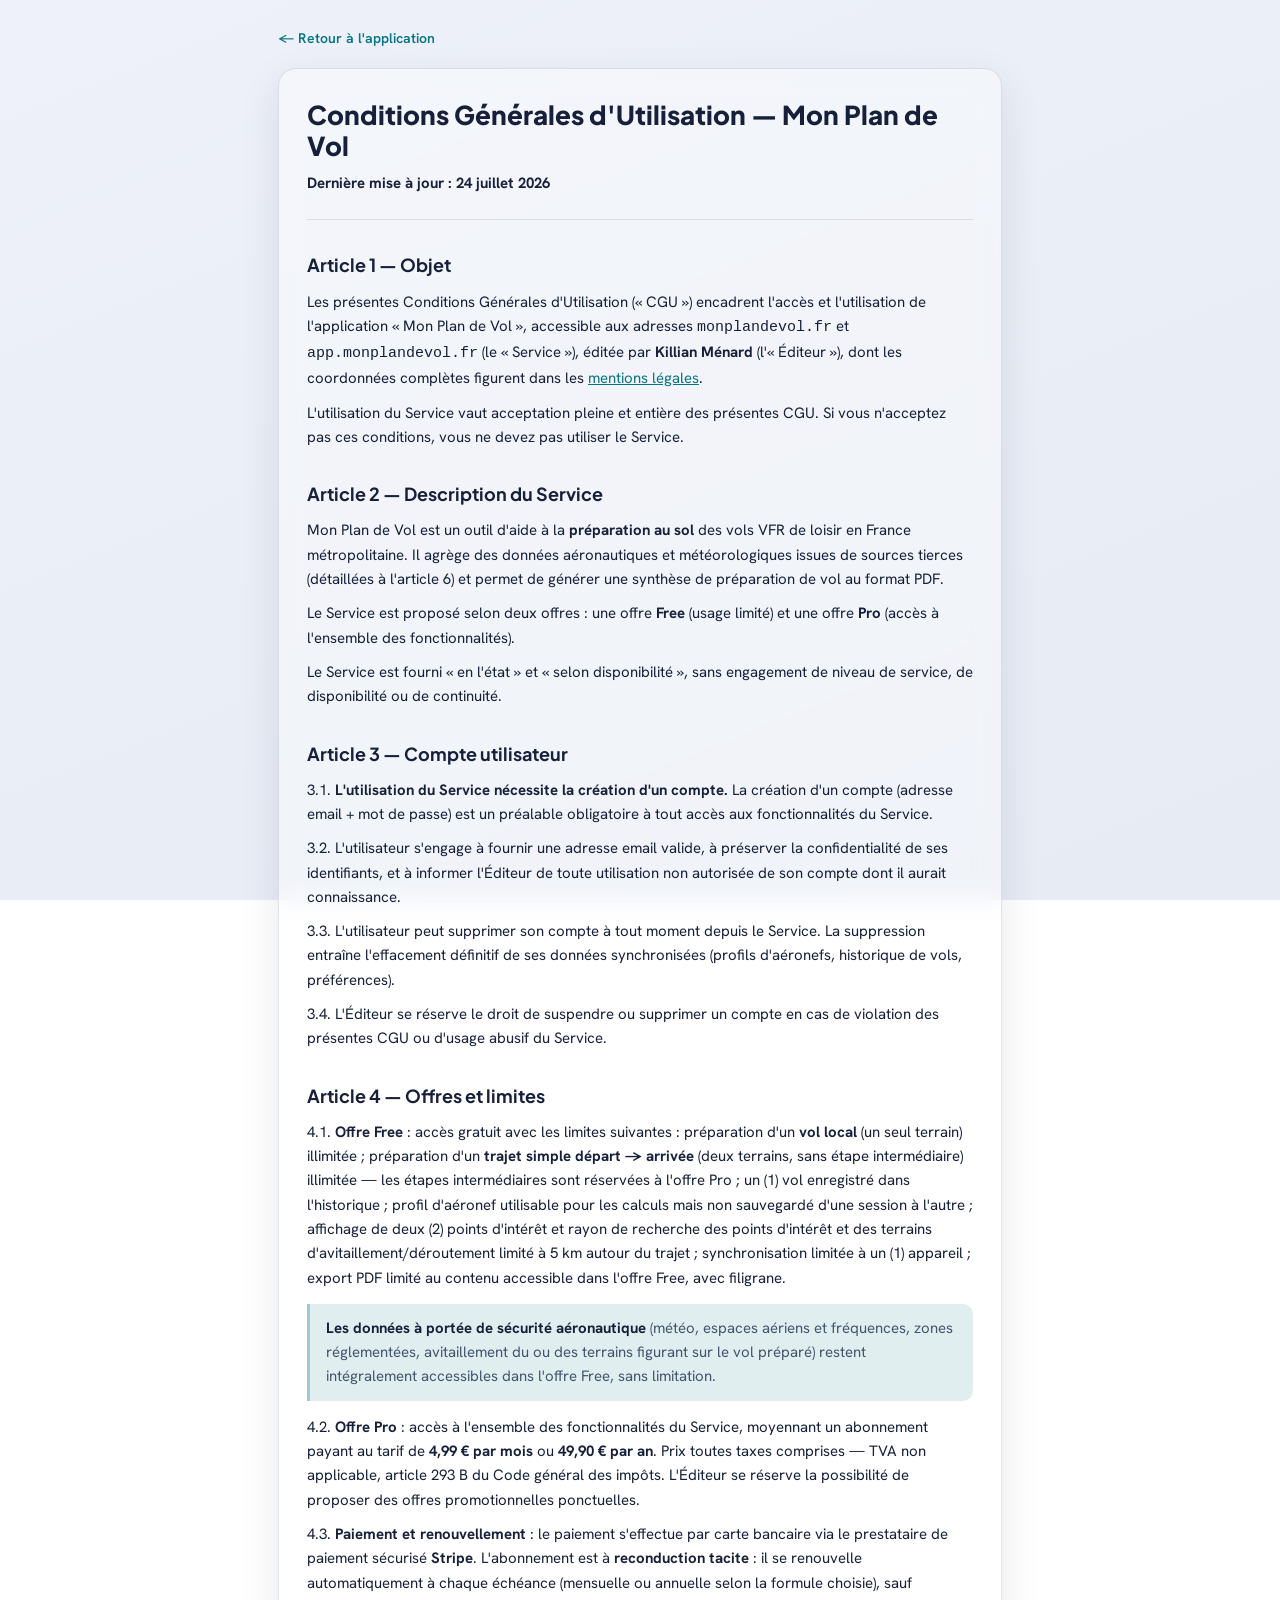
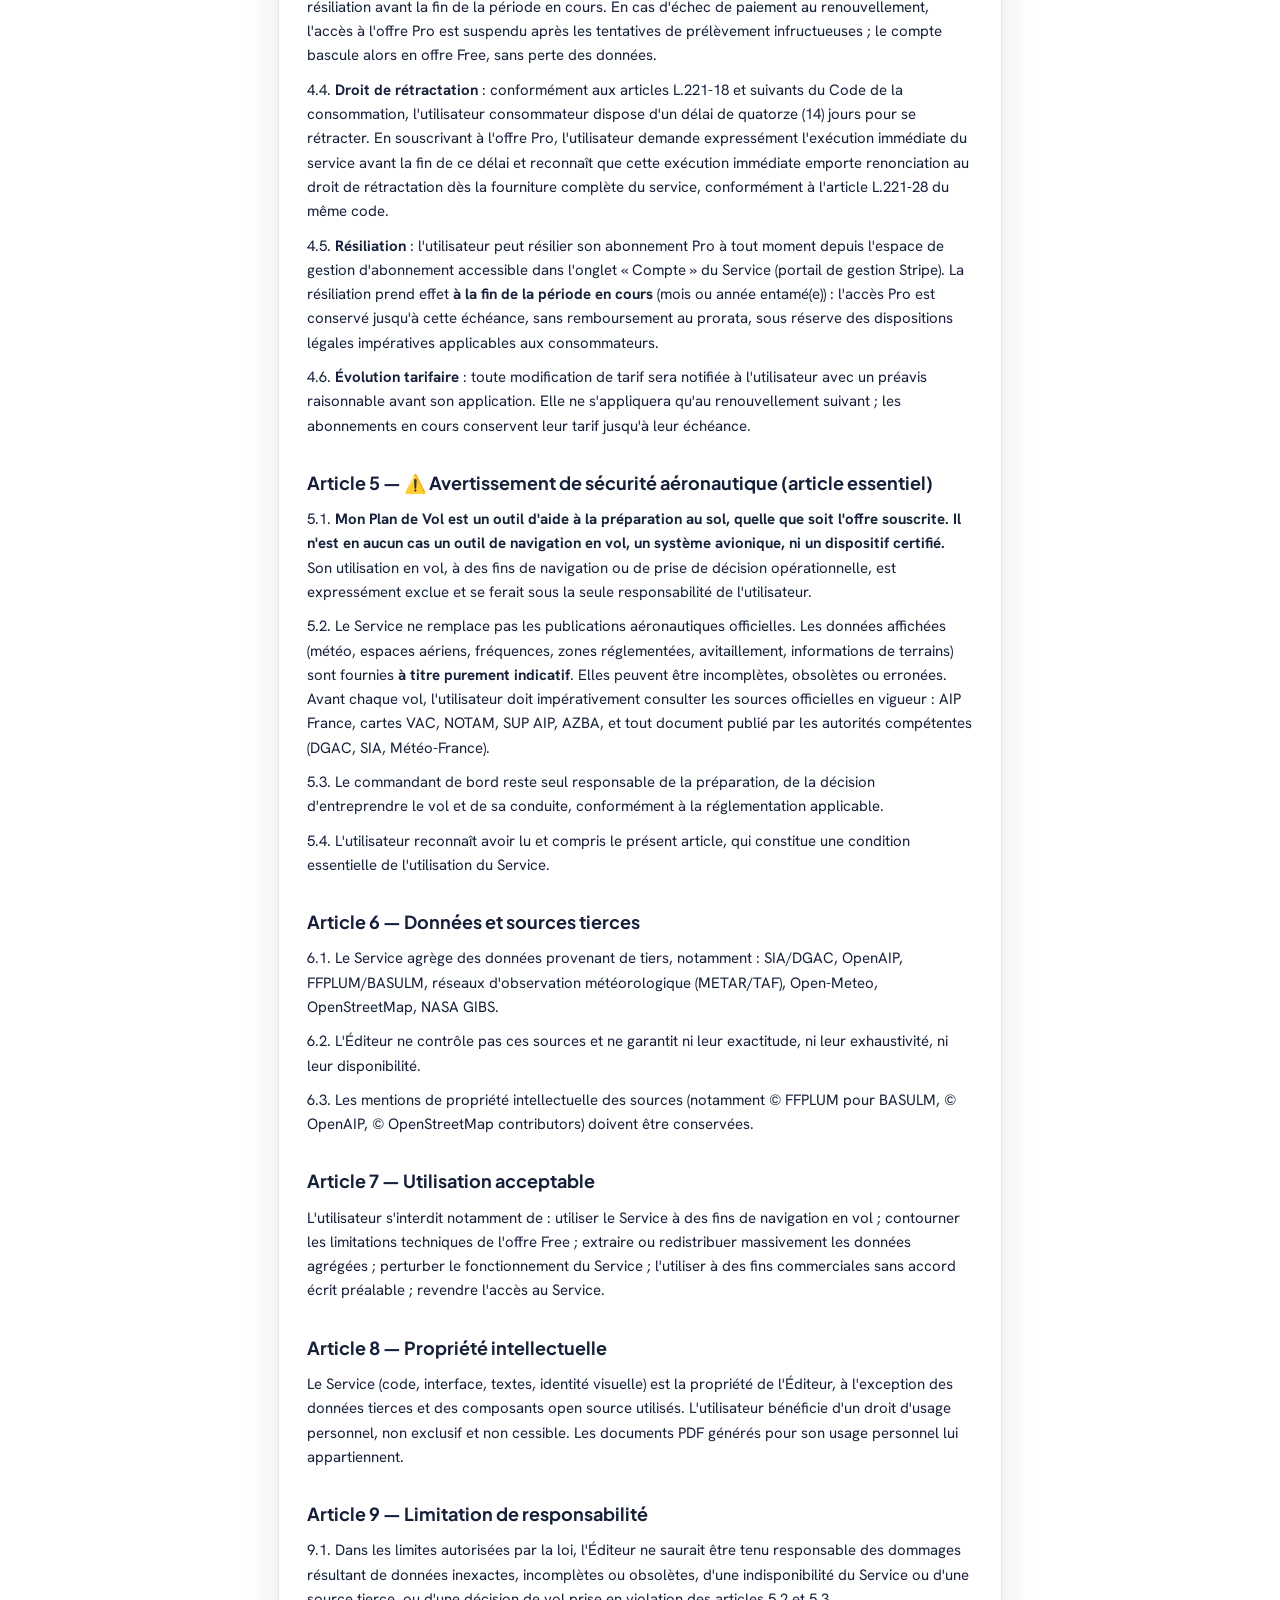
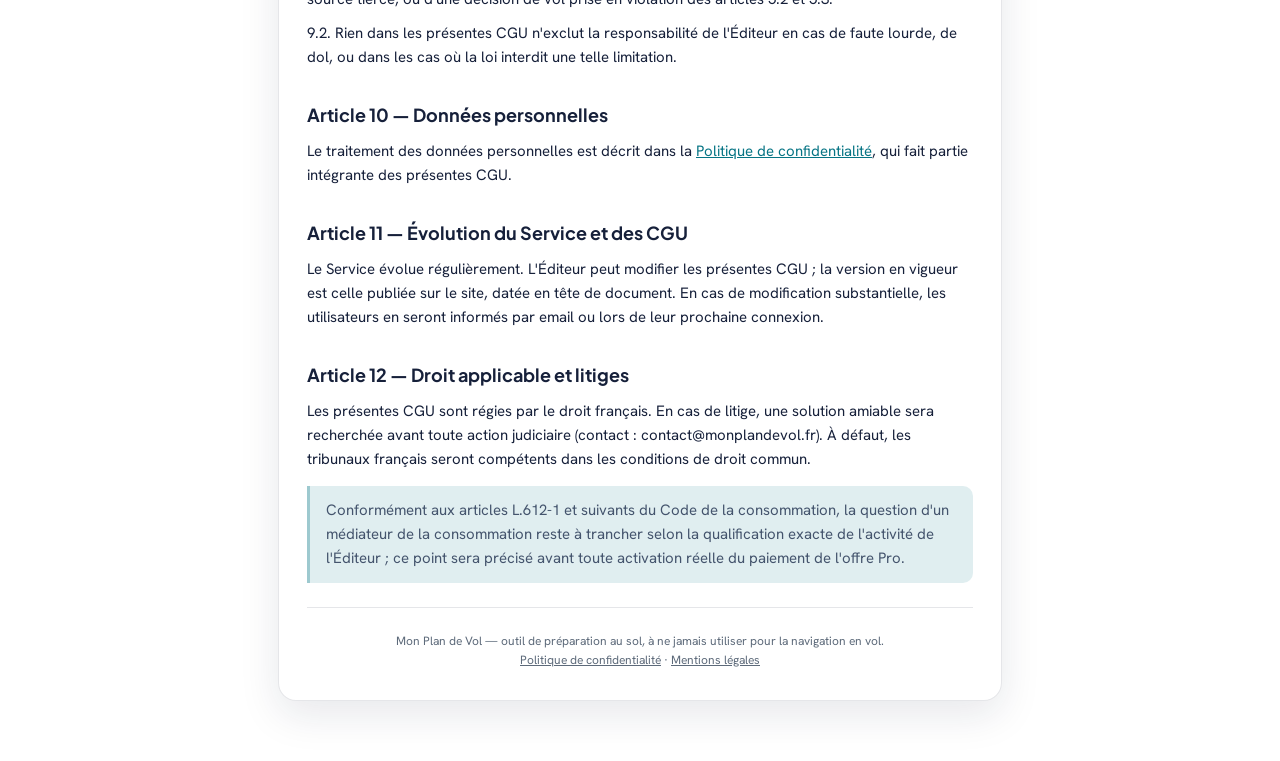
<file: cgu.html>
<!DOCTYPE html>
<html lang="fr">
<head>
<meta charset="UTF-8">
<meta name="viewport" content="width=device-width, initial-scale=1.0, viewport-fit=cover">
<meta name="theme-color" content="#eef1f9" media="(prefers-color-scheme: light)">
<meta name="theme-color" content="#0b1326" media="(prefers-color-scheme: dark)">
<meta name="robots" content="noindex">
<title>Conditions Générales d'Utilisation — Mon Plan de Vol</title>
<link rel="preconnect" href="https://fonts.googleapis.com">
<link rel="preconnect" href="https://fonts.gstatic.com" crossorigin>
<link href="https://fonts.googleapis.com/css2?family=Plus+Jakarta+Sans:wght@600;700;800&family=Hanken+Grotesk:wght@400;500;600;700&display=swap" rel="stylesheet">
<link rel="stylesheet" href="aero-glass-tokens.css">
<script>document.documentElement.setAttribute('data-theme', matchMedia('(prefers-color-scheme: dark)').matches ? 'dark' : 'light');</script>
<style>
  *{box-sizing:border-box;}
  body{margin:0;min-height:100vh;background:linear-gradient(158deg,var(--bg-0),var(--bg-1)) fixed;color:var(--text);font-family:'Hanken Grotesk',system-ui,-apple-system,sans-serif;line-height:1.62;font-size:15px;-webkit-text-size-adjust:100%;}
  .wrap{max-width:760px;margin:0 auto;padding:26px 18px 64px;}
  .back{display:inline-block;margin-bottom:18px;color:var(--accent);text-decoration:none;font-weight:600;font-size:14px;}
  .back:hover{text-decoration:underline;}
  .card{background:var(--ag-card);border:1px solid var(--card-bd);border-radius:18px;padding:30px 28px;backdrop-filter:blur(12px);-webkit-backdrop-filter:blur(12px);box-shadow:0 14px 40px rgba(20,32,60,.10);}
  h1{font-family:'Plus Jakarta Sans',sans-serif;font-weight:800;font-size:26px;line-height:1.2;margin:0 0 6px;color:var(--text);}
  h2{font-family:'Plus Jakarta Sans',sans-serif;font-weight:700;font-size:18px;margin:30px 0 8px;color:var(--text);}
  h3{font-weight:700;font-size:15px;margin:18px 0 6px;color:var(--text);}
  p{margin:10px 0;}
  a{color:var(--accent);}
  strong{color:var(--text);font-weight:700;}
  ul{padding-left:20px;margin:10px 0;}
  li{margin:5px 0;}
  hr{border:none;border-top:1px solid var(--card-bd);margin:24px 0;}
  blockquote{margin:14px 0;padding:12px 16px;border-left:3px solid var(--accent-bd);background:var(--accent-soft);border-radius:0 10px 10px 0;color:var(--text-2);}
  footer{margin-top:22px;text-align:center;color:var(--text-3);font-size:12px;}
  footer a{color:var(--text-3);}
</style>
</head>
<body>
<div class="wrap">
  <a class="back" href="./">&larr; Retour &agrave; l'application</a>
  <div class="card">
<h1>Conditions Générales d'Utilisation — Mon Plan de Vol</h1>
<p><strong>Dernière mise à jour : 24 juillet 2026</strong></p>
<hr />

<h2>Article 1 — Objet</h2>
<p>Les présentes Conditions Générales d'Utilisation (« CGU ») encadrent l'accès et l'utilisation de l'application « Mon Plan de Vol », accessible aux adresses <code>monplandevol.fr</code> et <code>app.monplandevol.fr</code> (le « Service »), éditée par <strong>Killian Ménard</strong> (l'« Éditeur »), dont les coordonnées complètes figurent dans les <a href="mentions.html">mentions légales</a>.</p>
<p>L'utilisation du Service vaut acceptation pleine et entière des présentes CGU. Si vous n'acceptez pas ces conditions, vous ne devez pas utiliser le Service.</p>

<h2>Article 2 — Description du Service</h2>
<p>Mon Plan de Vol est un outil d'aide à la <strong>préparation au sol</strong> des vols VFR de loisir en France métropolitaine. Il agrège des données aéronautiques et météorologiques issues de sources tierces (détaillées à l'article 6) et permet de générer une synthèse de préparation de vol au format PDF.</p>
<p>Le Service est proposé selon deux offres : une offre <strong>Free</strong> (usage limité) et une offre <strong>Pro</strong> (accès à l'ensemble des fonctionnalités).</p>
<p>Le Service est fourni « en l'état » et « selon disponibilité », sans engagement de niveau de service, de disponibilité ou de continuité.</p>

<h2>Article 3 — Compte utilisateur</h2>
<p>3.1. <strong>L'utilisation du Service nécessite la création d'un compte.</strong> La création d'un compte (adresse email + mot de passe) est un préalable obligatoire à tout accès aux fonctionnalités du Service.</p>
<p>3.2. L'utilisateur s'engage à fournir une adresse email valide, à préserver la confidentialité de ses identifiants, et à informer l'Éditeur de toute utilisation non autorisée de son compte dont il aurait connaissance.</p>
<p>3.3. L'utilisateur peut supprimer son compte à tout moment depuis le Service. La suppression entraîne l'effacement définitif de ses données synchronisées (profils d'aéronefs, historique de vols, préférences).</p>
<p>3.4. L'Éditeur se réserve le droit de suspendre ou supprimer un compte en cas de violation des présentes CGU ou d'usage abusif du Service.</p>

<h2>Article 4 — Offres et limites</h2>
<p>4.1. <strong>Offre Free</strong> : accès gratuit avec les limites suivantes : préparation d'un <strong>vol local</strong> (un seul terrain) illimitée ; préparation d'un <strong>trajet simple départ → arrivée</strong> (deux terrains, sans étape intermédiaire) illimitée — les étapes intermédiaires sont réservées à l'offre Pro ; un (1) vol enregistré dans l'historique ; profil d'aéronef utilisable pour les calculs mais non sauvegardé d'une session à l'autre ; affichage de deux (2) points d'intérêt et rayon de recherche des points d'intérêt et des terrains d'avitaillement/déroutement limité à 5 km autour du trajet ; synchronisation limitée à un (1) appareil ; export PDF limité au contenu accessible dans l'offre Free, avec filigrane.</p>
<blockquote><strong>Les données à portée de sécurité aéronautique</strong> (météo, espaces aériens et fréquences, zones réglementées, avitaillement du ou des terrains figurant sur le vol préparé) restent intégralement accessibles dans l'offre Free, sans limitation.</blockquote>
<p>4.2. <strong>Offre Pro</strong> : accès à l'ensemble des fonctionnalités du Service, moyennant un abonnement payant au tarif de <strong>4,99 € par mois</strong> ou <strong>49,90 € par an</strong>. Prix toutes taxes comprises — TVA non applicable, article 293 B du Code général des impôts. L'Éditeur se réserve la possibilité de proposer des offres promotionnelles ponctuelles.</p>
<p>4.3. <strong>Paiement et renouvellement</strong> : le paiement s'effectue par carte bancaire via le prestataire de paiement sécurisé <strong>Stripe</strong>. L'abonnement est à <strong>reconduction tacite</strong> : il se renouvelle automatiquement à chaque échéance (mensuelle ou annuelle selon la formule choisie), sauf résiliation avant la fin de la période en cours. En cas d'échec de paiement au renouvellement, l'accès à l'offre Pro est suspendu après les tentatives de prélèvement infructueuses ; le compte bascule alors en offre Free, sans perte des données.</p>
<p>4.4. <strong>Droit de rétractation</strong> : conformément aux articles L.221-18 et suivants du Code de la consommation, l'utilisateur consommateur dispose d'un délai de quatorze (14) jours pour se rétracter. En souscrivant à l'offre Pro, l'utilisateur demande expressément l'exécution immédiate du service avant la fin de ce délai et reconnaît que cette exécution immédiate emporte renonciation au droit de rétractation dès la fourniture complète du service, conformément à l'article L.221-28 du même code.</p>
<p>4.5. <strong>Résiliation</strong> : l'utilisateur peut résilier son abonnement Pro à tout moment depuis l'espace de gestion d'abonnement accessible dans l'onglet « Compte » du Service (portail de gestion Stripe). La résiliation prend effet <strong>à la fin de la période en cours</strong> (mois ou année entamé(e)) : l'accès Pro est conservé jusqu'à cette échéance, sans remboursement au prorata, sous réserve des dispositions légales impératives applicables aux consommateurs.</p>
<p>4.6. <strong>Évolution tarifaire</strong> : toute modification de tarif sera notifiée à l'utilisateur avec un préavis raisonnable avant son application. Elle ne s'appliquera qu'au renouvellement suivant ; les abonnements en cours conservent leur tarif jusqu'à leur échéance.</p>

<h2>Article 5 — ⚠️ Avertissement de sécurité aéronautique (article essentiel)</h2>
<p>5.1. <strong>Mon Plan de Vol est un outil d'aide à la préparation au sol, quelle que soit l'offre souscrite. Il n'est en aucun cas un outil de navigation en vol, un système avionique, ni un dispositif certifié.</strong> Son utilisation en vol, à des fins de navigation ou de prise de décision opérationnelle, est expressément exclue et se ferait sous la seule responsabilité de l'utilisateur.</p>
<p>5.2. Le Service ne remplace pas les publications aéronautiques officielles. Les données affichées (météo, espaces aériens, fréquences, zones réglementées, avitaillement, informations de terrains) sont fournies <strong>à titre purement indicatif</strong>. Elles peuvent être incomplètes, obsolètes ou erronées. Avant chaque vol, l'utilisateur doit impérativement consulter les sources officielles en vigueur : AIP France, cartes VAC, NOTAM, SUP AIP, AZBA, et tout document publié par les autorités compétentes (DGAC, SIA, Météo-France).</p>
<p>5.3. Le commandant de bord reste seul responsable de la préparation, de la décision d'entreprendre le vol et de sa conduite, conformément à la réglementation applicable.</p>
<p>5.4. L'utilisateur reconnaît avoir lu et compris le présent article, qui constitue une condition essentielle de l'utilisation du Service.</p>

<h2>Article 6 — Données et sources tierces</h2>
<p>6.1. Le Service agrège des données provenant de tiers, notamment : SIA/DGAC, OpenAIP, FFPLUM/BASULM, réseaux d'observation météorologique (METAR/TAF), Open-Meteo, OpenStreetMap, NASA GIBS.</p>
<p>6.2. L'Éditeur ne contrôle pas ces sources et ne garantit ni leur exactitude, ni leur exhaustivité, ni leur disponibilité.</p>
<p>6.3. Les mentions de propriété intellectuelle des sources (notamment © FFPLUM pour BASULM, © OpenAIP, © OpenStreetMap contributors) doivent être conservées.</p>

<h2>Article 7 — Utilisation acceptable</h2>
<p>L'utilisateur s'interdit notamment de : utiliser le Service à des fins de navigation en vol ; contourner les limitations techniques de l'offre Free ; extraire ou redistribuer massivement les données agrégées ; perturber le fonctionnement du Service ; l'utiliser à des fins commerciales sans accord écrit préalable ; revendre l'accès au Service.</p>

<h2>Article 8 — Propriété intellectuelle</h2>
<p>Le Service (code, interface, textes, identité visuelle) est la propriété de l'Éditeur, à l'exception des données tierces et des composants open source utilisés. L'utilisateur bénéficie d'un droit d'usage personnel, non exclusif et non cessible. Les documents PDF générés pour son usage personnel lui appartiennent.</p>

<h2>Article 9 — Limitation de responsabilité</h2>
<p>9.1. Dans les limites autorisées par la loi, l'Éditeur ne saurait être tenu responsable des dommages résultant de données inexactes, incomplètes ou obsolètes, d'une indisponibilité du Service ou d'une source tierce, ou d'une décision de vol prise en violation des articles 5.2 et 5.3.</p>
<p>9.2. Rien dans les présentes CGU n'exclut la responsabilité de l'Éditeur en cas de faute lourde, de dol, ou dans les cas où la loi interdit une telle limitation.</p>

<h2>Article 10 — Données personnelles</h2>
<p>Le traitement des données personnelles est décrit dans la <a href="politique.html">Politique de confidentialité</a>, qui fait partie intégrante des présentes CGU.</p>

<h2>Article 11 — Évolution du Service et des CGU</h2>
<p>Le Service évolue régulièrement. L'Éditeur peut modifier les présentes CGU ; la version en vigueur est celle publiée sur le site, datée en tête de document. En cas de modification substantielle, les utilisateurs en seront informés par email ou lors de leur prochaine connexion.</p>

<h2>Article 12 — Droit applicable et litiges</h2>
<p>Les présentes CGU sont régies par le droit français. En cas de litige, une solution amiable sera recherchée avant toute action judiciaire (contact : contact@monplandevol.fr). À défaut, les tribunaux français seront compétents dans les conditions de droit commun.</p>
<blockquote>Conformément aux articles L.612-1 et suivants du Code de la consommation, la question d'un médiateur de la consommation reste à trancher selon la qualification exacte de l'activité de l'Éditeur ; ce point sera précisé avant toute activation réelle du paiement de l'offre Pro.</blockquote>

<hr />
<footer>
Mon Plan de Vol — outil de préparation au sol, à ne jamais utiliser pour la navigation en vol.<br>
<a href="politique.html">Politique de confidentialité</a> · <a href="mentions.html">Mentions légales</a>
</footer>
  </div>
</div>
<script>
// Fil d'ariane : arrivée depuis le site vitrine (…?from=site) → le lien de retour
// ramène au site, et les liens entre pages légales propagent le contexte.
(function(){
  try {
    if (new URLSearchParams(location.search).get('from') !== 'site') return;
    document.querySelectorAll('a.back').forEach(function(a){ a.textContent = '← Retour au site'; a.setAttribute('href', 'https://monplandevol.fr'); });
    document.querySelectorAll('a[href="cgu.html"], a[href="politique.html"], a[href="mentions.html"]').forEach(function(a){
      a.setAttribute('href', a.getAttribute('href') + '?from=site');
    });
  } catch(e){}
})();
</script>
</body>
</html>
</file>
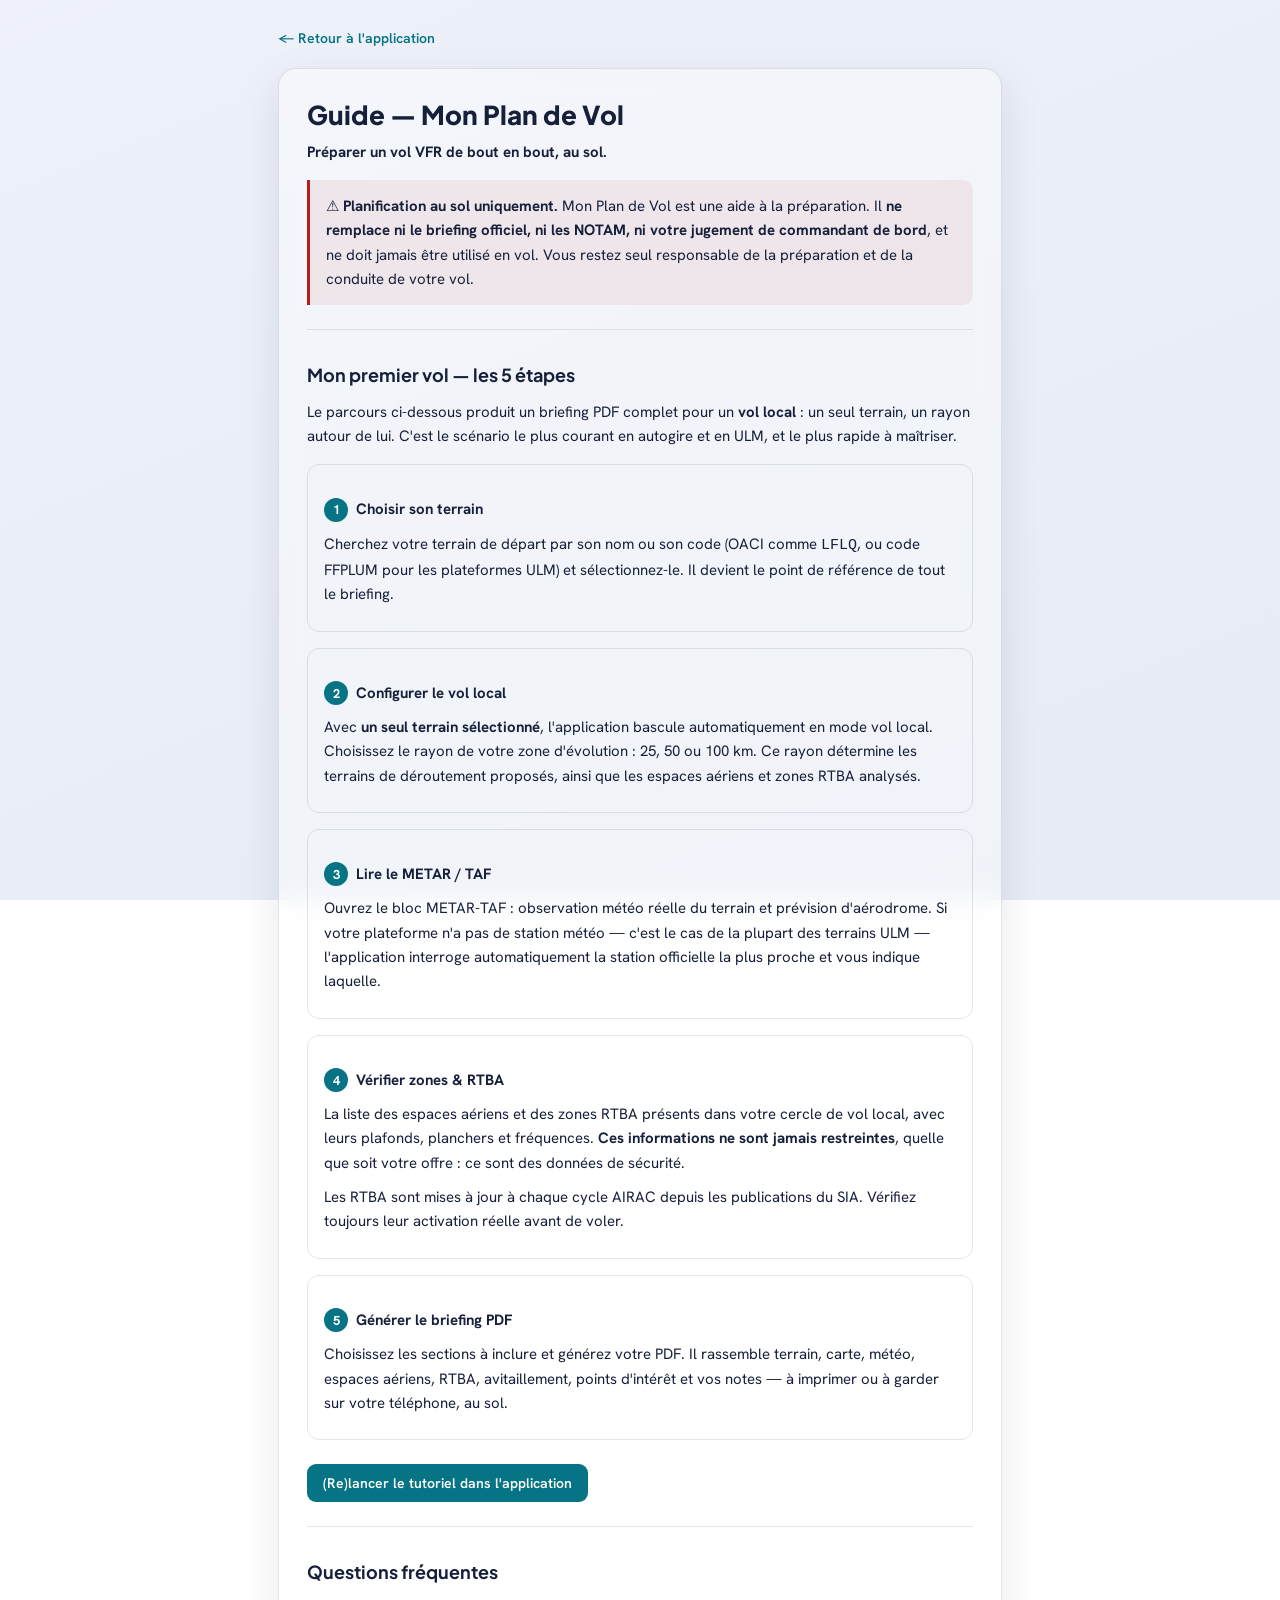
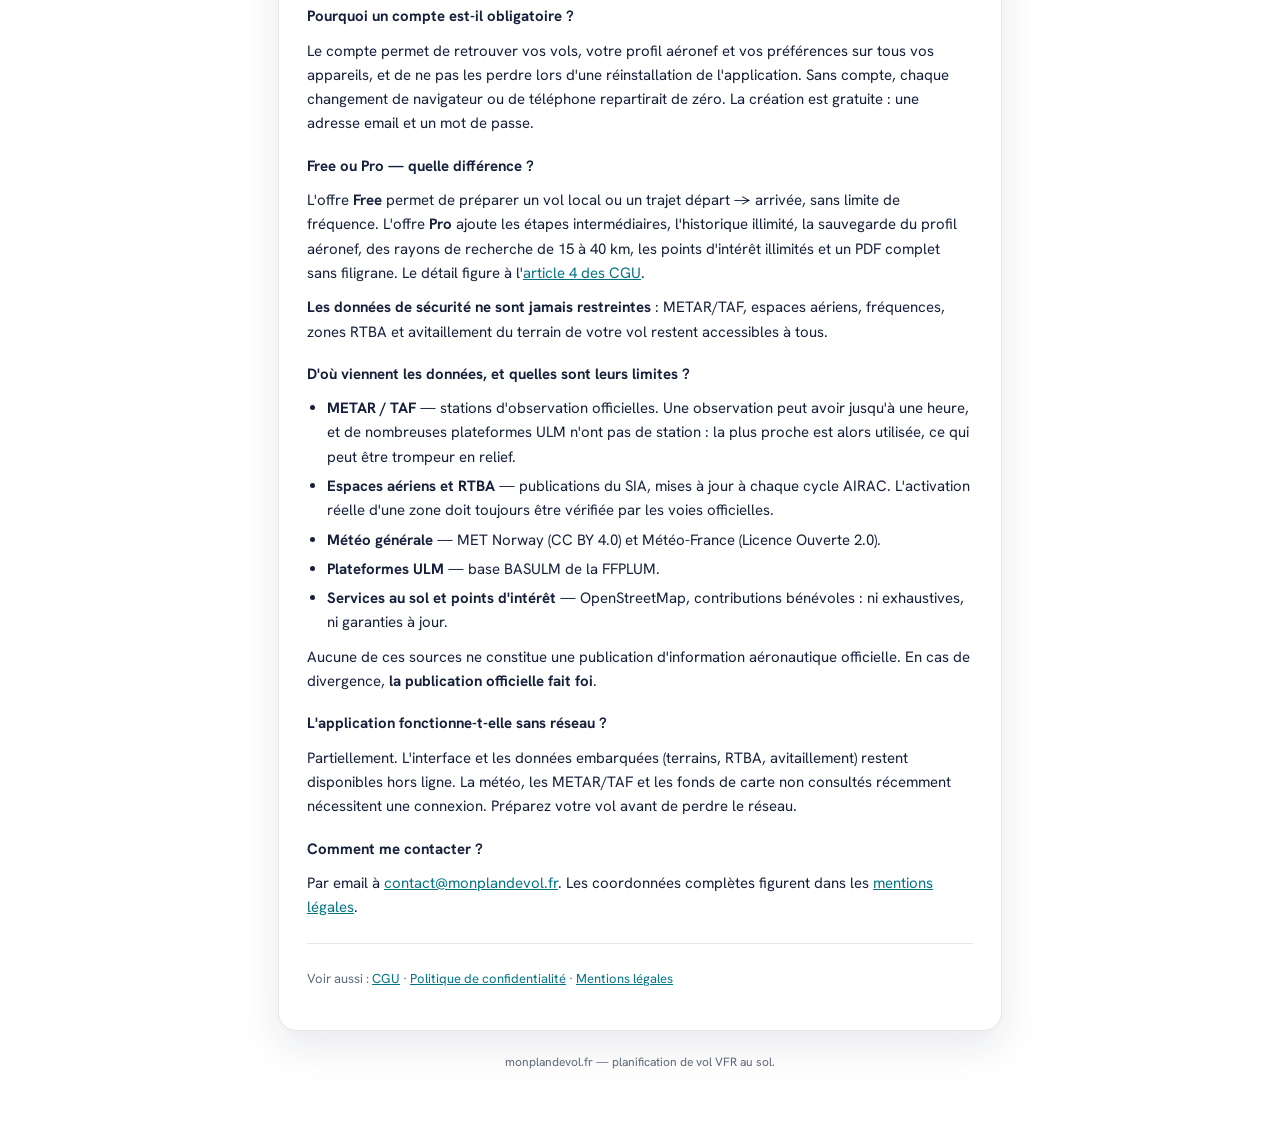
<file: guide.html>
<!DOCTYPE html>
<html lang="fr">
<head>
<meta charset="UTF-8">
<meta name="viewport" content="width=device-width, initial-scale=1.0, viewport-fit=cover">
<meta name="theme-color" content="#eef1f9" media="(prefers-color-scheme: light)">
<meta name="theme-color" content="#0b1326" media="(prefers-color-scheme: dark)">
<meta name="robots" content="noindex">
<title>Guide — Mon Plan de Vol</title>
<link rel="preconnect" href="https://fonts.googleapis.com">
<link rel="preconnect" href="https://fonts.gstatic.com" crossorigin>
<link href="https://fonts.googleapis.com/css2?family=Plus+Jakarta+Sans:wght@600;700;800&family=Hanken+Grotesk:wght@400;500;600;700&display=swap" rel="stylesheet">
<link rel="stylesheet" href="aero-glass-tokens.css">
<script>document.documentElement.setAttribute('data-theme', matchMedia('(prefers-color-scheme: dark)').matches ? 'dark' : 'light');</script>
<style>
  *{box-sizing:border-box;}
  body{margin:0;min-height:100vh;background:linear-gradient(158deg,var(--bg-0),var(--bg-1)) fixed;color:var(--text);font-family:'Hanken Grotesk',system-ui,-apple-system,sans-serif;line-height:1.62;font-size:15px;-webkit-text-size-adjust:100%;}
  .wrap{max-width:760px;margin:0 auto;padding:26px 18px 64px;}
  .back{display:inline-block;margin-bottom:18px;color:var(--accent);text-decoration:none;font-weight:600;font-size:14px;}
  .back:hover{text-decoration:underline;}
  .card{background:var(--ag-card);border:1px solid var(--card-bd);border-radius:18px;padding:30px 28px;backdrop-filter:blur(12px);-webkit-backdrop-filter:blur(12px);box-shadow:0 14px 40px rgba(20,32,60,.10);}
  h1{font-family:'Plus Jakarta Sans',sans-serif;font-weight:800;font-size:26px;line-height:1.2;margin:0 0 6px;color:var(--text);}
  h2{font-family:'Plus Jakarta Sans',sans-serif;font-weight:700;font-size:18px;margin:30px 0 8px;color:var(--text);}
  h3{font-weight:700;font-size:15px;margin:18px 0 6px;color:var(--text);}
  p{margin:10px 0;}
  a{color:var(--accent);}
  strong{color:var(--text);font-weight:700;}
  ul{padding-left:20px;margin:10px 0;}
  li{margin:5px 0;}
  hr{border:none;border-top:1px solid var(--card-bd);margin:24px 0;}
  blockquote{margin:14px 0;padding:12px 16px;border-left:3px solid var(--accent-bd);background:var(--accent-soft);border-radius:0 10px 10px 0;color:var(--text-2);}
  .warn{margin:16px 0;padding:14px 16px;border-left:3px solid #B91C1C;background:rgba(185,28,28,.07);border-radius:0 10px 10px 0;}
  .step{margin:16px 0;padding:14px 16px;border:1px solid var(--card-bd);border-radius:12px;}
  .step .n{display:inline-flex;align-items:center;justify-content:center;width:24px;height:24px;border-radius:999px;background:var(--accent);color:#fff;font-weight:700;font-size:13px;margin-right:8px;}
  .cta{display:inline-block;margin-top:8px;background:var(--accent);color:#fff;text-decoration:none;padding:10px 16px;border-radius:9px;font-weight:600;font-size:14px;border:none;cursor:pointer;font-family:inherit;}
  footer{margin-top:22px;text-align:center;color:var(--text-3);font-size:12px;}
  footer a{color:var(--text-3);}
</style>
</head>
<body>
<div class="wrap">
  <a class="back" href="./">&larr; Retour &agrave; l'application</a>
  <div class="card">

<h1>Guide — Mon Plan de Vol</h1>
<p><strong>Préparer un vol VFR de bout en bout, au sol.</strong></p>

<div class="warn">
  <p style="margin:0;"><strong>⚠️ Planification au sol uniquement.</strong> Mon Plan de Vol est une aide à la préparation. Il <strong>ne remplace ni le briefing officiel, ni les NOTAM, ni votre jugement de commandant de bord</strong>, et ne doit jamais être utilisé en vol. Vous restez seul responsable de la préparation et de la conduite de votre vol.</p>
</div>

<hr />

<h2>Mon premier vol — les 5 étapes</h2>
<p>Le parcours ci-dessous produit un briefing PDF complet pour un <strong>vol local</strong> : un seul terrain, un rayon autour de lui. C'est le scénario le plus courant en autogire et en ULM, et le plus rapide à maîtriser.</p>

<div class="step">
  <h3><span class="n">1</span>Choisir son terrain</h3>
  <p>Cherchez votre terrain de départ par son nom ou son code (OACI comme <code>LFLQ</code>, ou code FFPLUM pour les plateformes ULM) et sélectionnez-le. Il devient le point de référence de tout le briefing.</p>
</div>

<div class="step">
  <h3><span class="n">2</span>Configurer le vol local</h3>
  <p>Avec <strong>un seul terrain sélectionné</strong>, l'application bascule automatiquement en mode vol local. Choisissez le rayon de votre zone d'évolution : 25, 50 ou 100 km. Ce rayon détermine les terrains de déroutement proposés, ainsi que les espaces aériens et zones RTBA analysés.</p>
</div>

<div class="step">
  <h3><span class="n">3</span>Lire le METAR / TAF</h3>
  <p>Ouvrez le bloc METAR-TAF : observation météo réelle du terrain et prévision d'aérodrome. Si votre plateforme n'a pas de station météo — c'est le cas de la plupart des terrains ULM — l'application interroge automatiquement la station officielle la plus proche et vous indique laquelle.</p>
</div>

<div class="step">
  <h3><span class="n">4</span>Vérifier zones &amp; RTBA</h3>
  <p>La liste des espaces aériens et des zones RTBA présents dans votre cercle de vol local, avec leurs plafonds, planchers et fréquences. <strong>Ces informations ne sont jamais restreintes</strong>, quelle que soit votre offre : ce sont des données de sécurité.</p>
  <p>Les RTBA sont mises à jour à chaque cycle AIRAC depuis les publications du SIA. Vérifiez toujours leur activation réelle avant de voler.</p>
</div>

<div class="step">
  <h3><span class="n">5</span>Générer le briefing PDF</h3>
  <p>Choisissez les sections à inclure et générez votre PDF. Il rassemble terrain, carte, météo, espaces aériens, RTBA, avitaillement, points d'intérêt et vos notes — à imprimer ou à garder sur votre téléphone, au sol.</p>
</div>

<p><button type="button" class="cta" id="restart-tuto">(Re)lancer le tutoriel dans l'application</button></p>

<hr />

<h2>Questions fréquentes</h2>

<h3>Pourquoi un compte est-il obligatoire ?</h3>
<p>Le compte permet de retrouver vos vols, votre profil aéronef et vos préférences sur tous vos appareils, et de ne pas les perdre lors d'une réinstallation de l'application. Sans compte, chaque changement de navigateur ou de téléphone repartirait de zéro. La création est gratuite : une adresse email et un mot de passe.</p>

<h3>Free ou Pro — quelle différence ?</h3>
<p>L'offre <strong>Free</strong> permet de préparer un vol local ou un trajet départ → arrivée, sans limite de fréquence. L'offre <strong>Pro</strong> ajoute les étapes intermédiaires, l'historique illimité, la sauvegarde du profil aéronef, des rayons de recherche de 15 à 40 km, les points d'intérêt illimités et un PDF complet sans filigrane. Le détail figure à l'<a href="cgu.html">article 4 des CGU</a>.</p>
<p><strong>Les données de sécurité ne sont jamais restreintes</strong> : METAR/TAF, espaces aériens, fréquences, zones RTBA et avitaillement du terrain de votre vol restent accessibles à tous.</p>

<h3>D'où viennent les données, et quelles sont leurs limites ?</h3>
<ul>
  <li><strong>METAR / TAF</strong> — stations d'observation officielles. Une observation peut avoir jusqu'à une heure, et de nombreuses plateformes ULM n'ont pas de station : la plus proche est alors utilisée, ce qui peut être trompeur en relief.</li>
  <li><strong>Espaces aériens et RTBA</strong> — publications du SIA, mises à jour à chaque cycle AIRAC. L'activation réelle d'une zone doit toujours être vérifiée par les voies officielles.</li>
  <li><strong>Météo générale</strong> — MET Norway (CC BY 4.0) et Météo-France (Licence Ouverte 2.0).</li>
  <li><strong>Plateformes ULM</strong> — base BASULM de la FFPLUM.</li>
  <li><strong>Services au sol et points d'intérêt</strong> — OpenStreetMap, contributions bénévoles : ni exhaustives, ni garanties à jour.</li>
</ul>
<p>Aucune de ces sources ne constitue une publication d'information aéronautique officielle. En cas de divergence, <strong>la publication officielle fait foi</strong>.</p>

<h3>L'application fonctionne-t-elle sans réseau ?</h3>
<p>Partiellement. L'interface et les données embarquées (terrains, RTBA, avitaillement) restent disponibles hors ligne. La météo, les METAR/TAF et les fonds de carte non consultés récemment nécessitent une connexion. Préparez votre vol avant de perdre le réseau.</p>

<h3>Comment me contacter ?</h3>
<p>Par email à <a href="mailto:contact@monplandevol.fr">contact@monplandevol.fr</a>. Les coordonnées complètes figurent dans les <a href="mentions.html">mentions légales</a>.</p>

<hr />
<p style="font-size:13px;color:var(--text-3);">Voir aussi : <a href="cgu.html">CGU</a> · <a href="politique.html">Politique de confidentialité</a> · <a href="mentions.html">Mentions légales</a></p>

  </div>
  <footer><p>monplandevol.fr — planification de vol VFR au sol.</p></footer>
</div>
<script>
  // Relance du tutoriel : l'application lit ?tuto=1 au chargement (window._agOnboardingRestart).
  document.getElementById('restart-tuto').addEventListener('click', function () {
    window.location.href = './?tuto=1';
  });
</script>
</body>
</html>
</file>
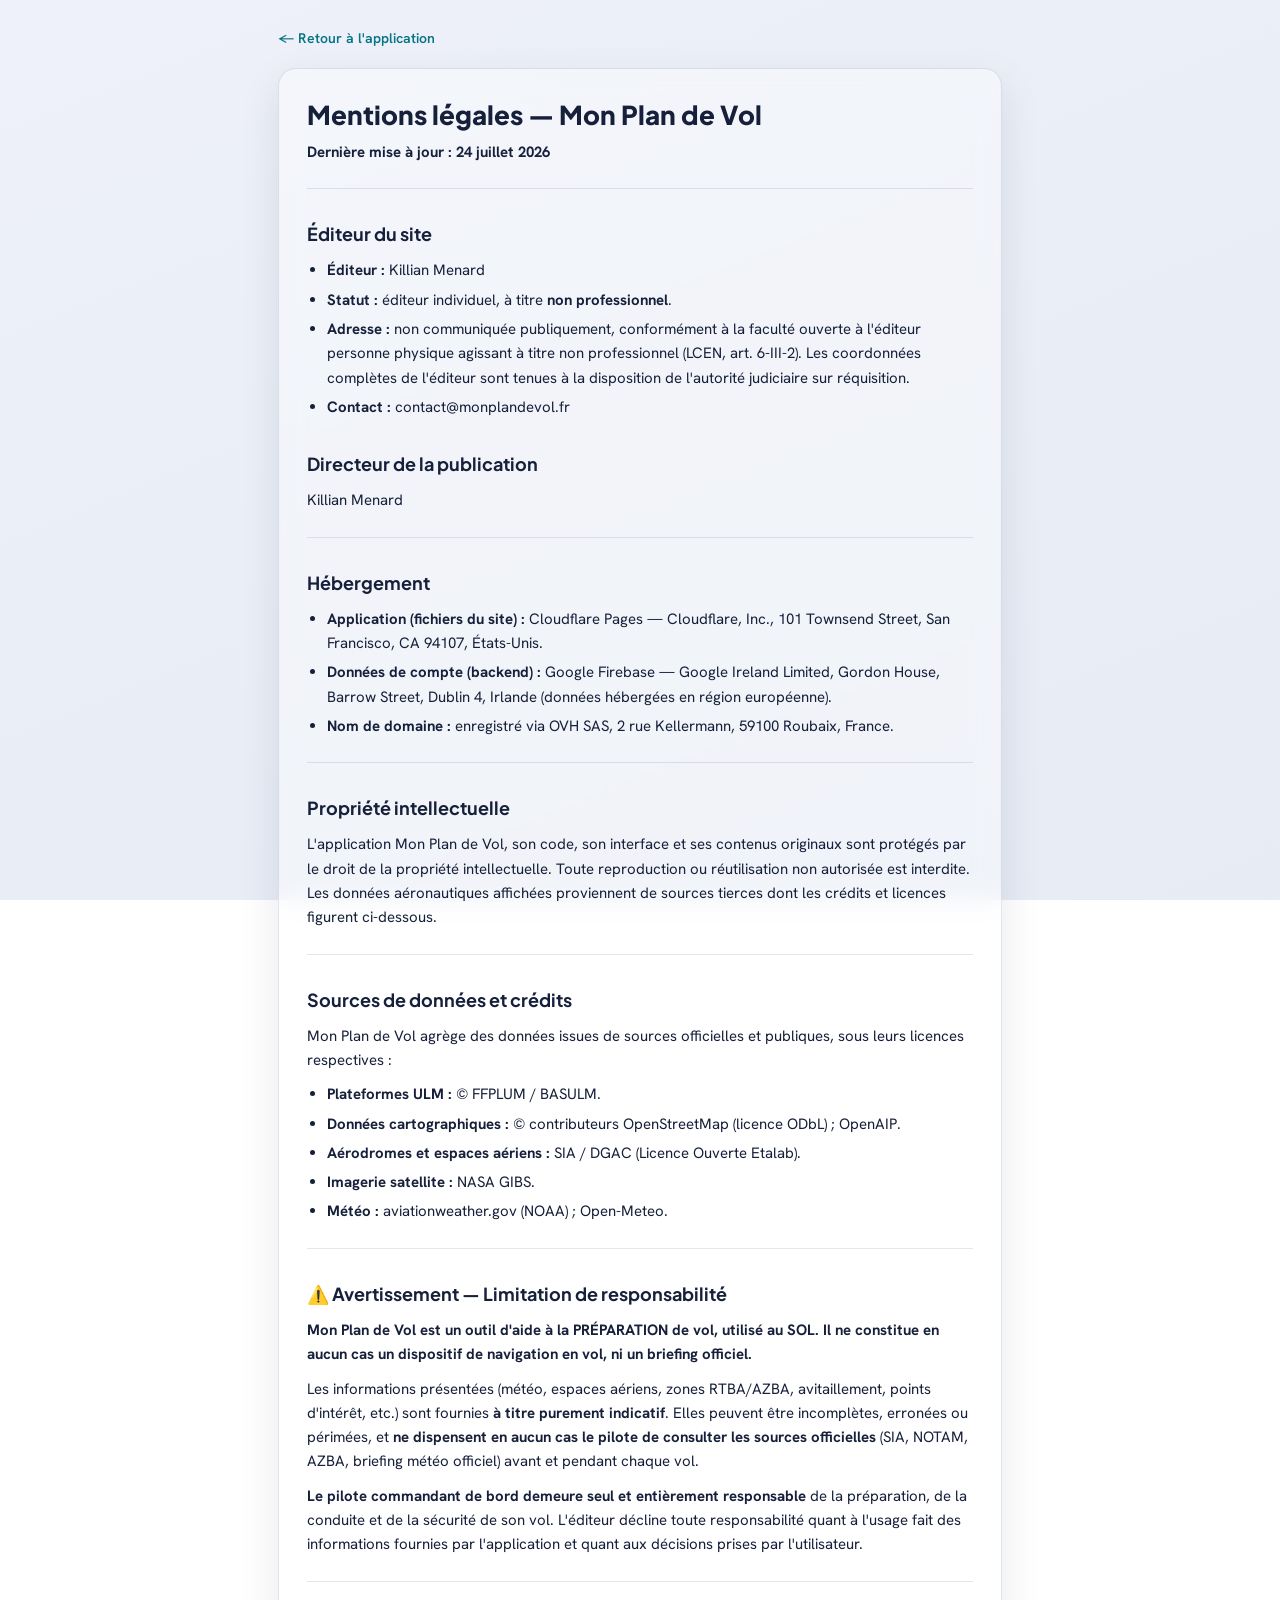
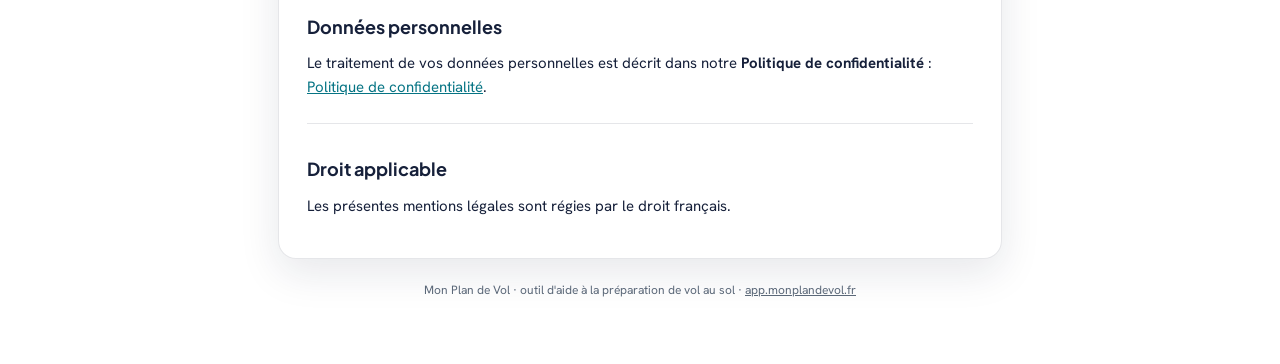
<file: mentions.html>
<!DOCTYPE html>
<html lang="fr">
<head>
<meta charset="UTF-8">
<meta name="viewport" content="width=device-width, initial-scale=1.0, viewport-fit=cover">
<meta name="theme-color" content="#eef1f9" media="(prefers-color-scheme: light)">
<meta name="theme-color" content="#0b1326" media="(prefers-color-scheme: dark)">
<meta name="robots" content="noindex">
<title>Mentions légales — Mon Plan de Vol</title>
<link rel="preconnect" href="https://fonts.googleapis.com">
<link rel="preconnect" href="https://fonts.gstatic.com" crossorigin>
<link href="https://fonts.googleapis.com/css2?family=Plus+Jakarta+Sans:wght@600;700;800&family=Hanken+Grotesk:wght@400;500;600;700&display=swap" rel="stylesheet">
<link rel="stylesheet" href="aero-glass-tokens.css">
<script>document.documentElement.setAttribute('data-theme', matchMedia('(prefers-color-scheme: dark)').matches ? 'dark' : 'light');</script>
<style>
  *{box-sizing:border-box;}
  body{margin:0;min-height:100vh;background:linear-gradient(158deg,var(--bg-0),var(--bg-1)) fixed;color:var(--text);font-family:'Hanken Grotesk',system-ui,-apple-system,sans-serif;line-height:1.62;font-size:15px;-webkit-text-size-adjust:100%;}
  .wrap{max-width:760px;margin:0 auto;padding:26px 18px 64px;}
  .back{display:inline-block;margin-bottom:18px;color:var(--accent);text-decoration:none;font-weight:600;font-size:14px;}
  .back:hover{text-decoration:underline;}
  .card{background:var(--ag-card);border:1px solid var(--card-bd);border-radius:18px;padding:30px 28px;backdrop-filter:blur(12px);-webkit-backdrop-filter:blur(12px);box-shadow:0 14px 40px rgba(20,32,60,.10);}
  h1{font-family:'Plus Jakarta Sans',sans-serif;font-weight:800;font-size:26px;line-height:1.2;margin:0 0 6px;color:var(--text);}
  h2{font-family:'Plus Jakarta Sans',sans-serif;font-weight:700;font-size:18px;margin:30px 0 8px;color:var(--text);}
  h3{font-weight:700;font-size:15px;margin:18px 0 6px;color:var(--text);}
  p{margin:10px 0;}
  a{color:var(--accent);}
  strong{color:var(--text);font-weight:700;}
  ul{padding-left:20px;margin:10px 0;}
  li{margin:5px 0;}
  table{width:100%;border-collapse:collapse;margin:14px 0;font-size:14px;}
  th,td{text-align:left;padding:9px 11px;border:1px solid var(--card-bd);vertical-align:top;}
  th{background:var(--accent-soft);color:var(--text);font-weight:600;}
  code{font-family:ui-monospace,SFMono-Regular,Menlo,monospace;background:var(--accent-soft);padding:1px 5px;border-radius:5px;font-size:.9em;}
  hr{border:none;border-top:1px solid var(--card-bd);margin:24px 0;}
  blockquote{margin:14px 0;padding:12px 16px;border-left:3px solid var(--accent-bd);background:var(--accent-soft);border-radius:0 10px 10px 0;color:var(--text-2);}
  footer{margin-top:22px;text-align:center;color:var(--text-3);font-size:12px;}
  footer a{color:var(--text-3);}
</style>
</head>
<body>
<div class="wrap">
  <a class="back" href="./">&larr; Retour &agrave; l'application</a>
  <div class="card">
<h1>Mentions légales — Mon Plan de Vol</h1>
<p><strong>Dernière mise à jour : 24 juillet 2026</strong></p>
<hr />
<h2>Éditeur du site</h2>
<ul>
<li><strong>Éditeur :</strong> Killian Menard</li>
<li><strong>Statut :</strong> éditeur individuel, à titre <strong>non professionnel</strong>.</li>
<li><strong>Adresse :</strong> non communiquée publiquement, conformément à la faculté ouverte à l'éditeur personne physique agissant à titre non professionnel (LCEN, art. 6-III-2). Les coordonnées complètes de l'éditeur sont tenues à la disposition de l'autorité judiciaire sur réquisition.</li>
<li><strong>Contact :</strong> contact@monplandevol.fr</li>
</ul>
<h2>Directeur de la publication</h2>
<p>Killian Menard</p>
<hr />
<h2>Hébergement</h2>
<ul>
<li><strong>Application (fichiers du site) :</strong> Cloudflare Pages — Cloudflare, Inc., 101 Townsend Street, San Francisco, CA 94107, États-Unis.</li>
<li><strong>Données de compte (backend) :</strong> Google Firebase — Google Ireland Limited, Gordon House, Barrow Street, Dublin 4, Irlande (données hébergées en région européenne).</li>
<li><strong>Nom de domaine :</strong> enregistré via OVH SAS, 2 rue Kellermann, 59100 Roubaix, France.</li>
</ul>
<hr />
<h2>Propriété intellectuelle</h2>
<p>L'application Mon Plan de Vol, son code, son interface et ses contenus originaux sont protégés par le droit de la propriété intellectuelle. Toute reproduction ou réutilisation non autorisée est interdite. Les données aéronautiques affichées proviennent de sources tierces dont les crédits et licences figurent ci-dessous.</p>
<hr />
<h2>Sources de données et crédits</h2>
<p>Mon Plan de Vol agrège des données issues de sources officielles et publiques, sous leurs licences respectives :</p>
<ul>
<li><strong>Plateformes ULM :</strong> © FFPLUM / BASULM.</li>
<li><strong>Données cartographiques :</strong> © contributeurs OpenStreetMap (licence ODbL) ; OpenAIP.</li>
<li><strong>Aérodromes et espaces aériens :</strong> SIA / DGAC (Licence Ouverte Etalab).</li>
<li><strong>Imagerie satellite :</strong> NASA GIBS.</li>
<li><strong>Météo :</strong> aviationweather.gov (NOAA) ; Open-Meteo.</li>
</ul>
<hr />
<h2>⚠️ Avertissement — Limitation de responsabilité</h2>
<p><strong>Mon Plan de Vol est un outil d'aide à la PRÉPARATION de vol, utilisé au SOL. Il ne constitue en aucun cas un dispositif de navigation en vol, ni un briefing officiel.</strong></p>
<p>Les informations présentées (météo, espaces aériens, zones RTBA/AZBA, avitaillement, points d'intérêt, etc.) sont fournies <strong>à titre purement indicatif</strong>. Elles peuvent être incomplètes, erronées ou périmées, et <strong>ne dispensent en aucun cas le pilote de consulter les sources officielles</strong> (SIA, NOTAM, AZBA, briefing météo officiel) avant et pendant chaque vol.</p>
<p><strong>Le pilote commandant de bord demeure seul et entièrement responsable</strong> de la préparation, de la conduite et de la sécurité de son vol. L'éditeur décline toute responsabilité quant à l'usage fait des informations fournies par l'application et quant aux décisions prises par l'utilisateur.</p>
<hr />
<h2>Données personnelles</h2>
<p>Le traitement de vos données personnelles est décrit dans notre <strong>Politique de confidentialité</strong> : <a href="politique.html">Politique de confidentialité</a>.</p>
<hr />
<h2>Droit applicable</h2>
<p>Les présentes mentions légales sont régies par le droit français.</p>
  </div>
  <footer>Mon Plan de Vol &middot; outil d'aide &agrave; la pr&eacute;paration de vol au sol &middot; <a href="./">app.monplandevol.fr</a></footer>
</div>
<script>
// Fil d'ariane : arrivée depuis le site vitrine (…?from=site) → le lien de retour
// ramène au site, et les liens entre pages légales propagent le contexte.
(function(){
  try {
    if (new URLSearchParams(location.search).get('from') !== 'site') return;
    document.querySelectorAll('a.back').forEach(function(a){ a.textContent = '← Retour au site'; a.setAttribute('href', 'https://monplandevol.fr'); });
    document.querySelectorAll('a[href="cgu.html"], a[href="politique.html"], a[href="mentions.html"]').forEach(function(a){
      a.setAttribute('href', a.getAttribute('href') + '?from=site');
    });
  } catch(e){}
})();
</script>
</body>
</html>
</file>
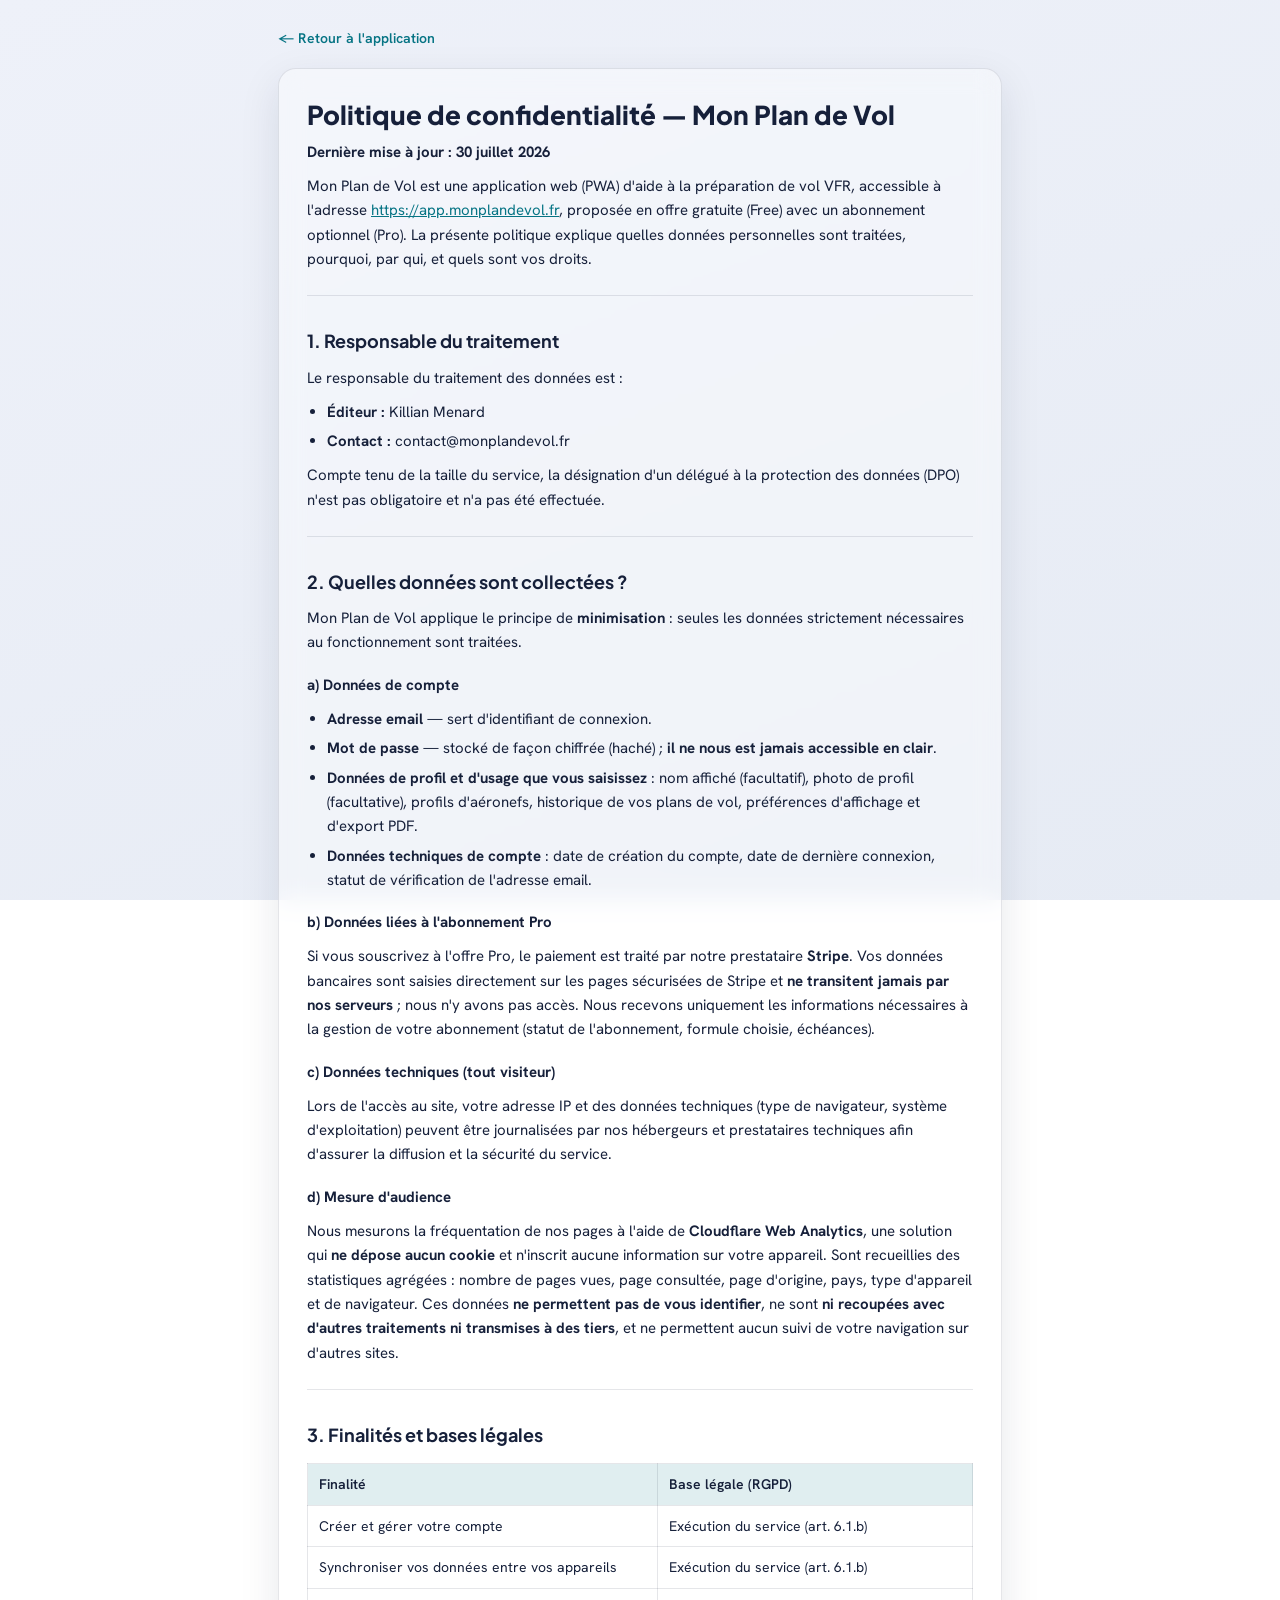
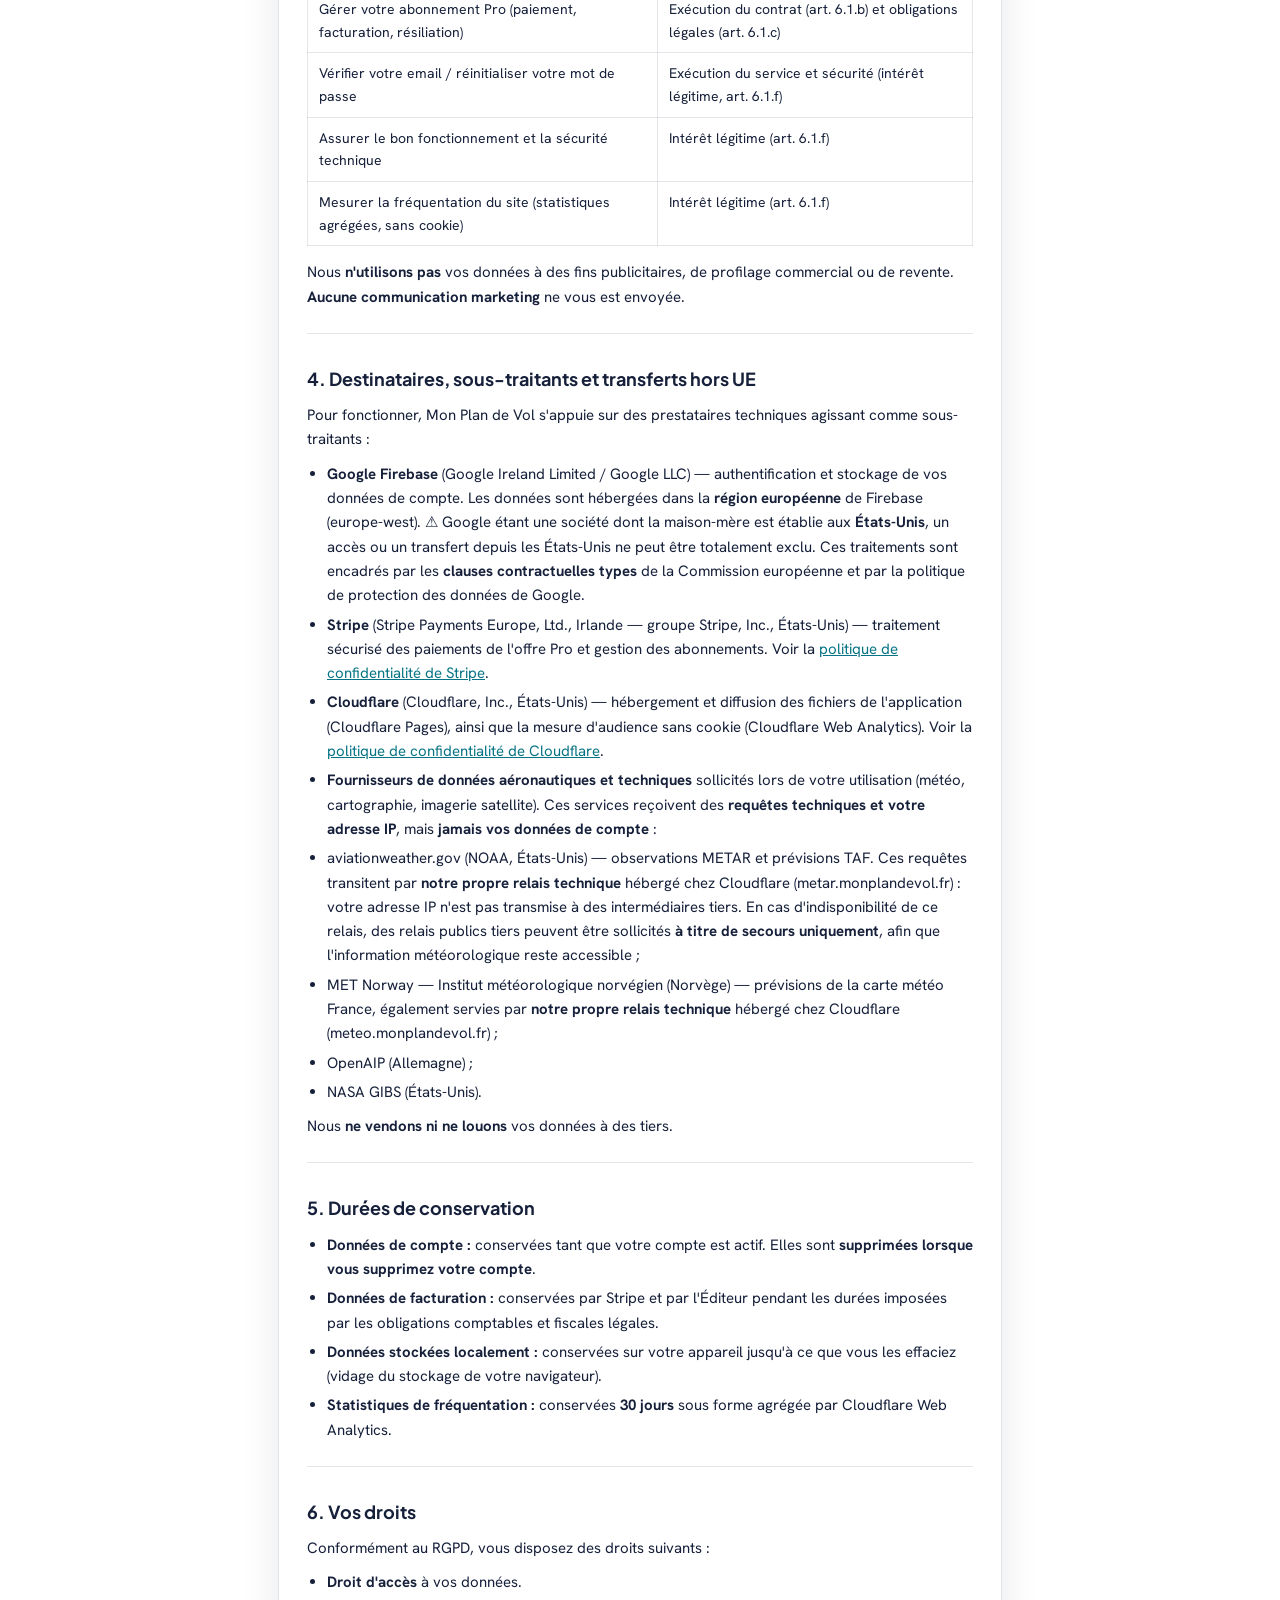
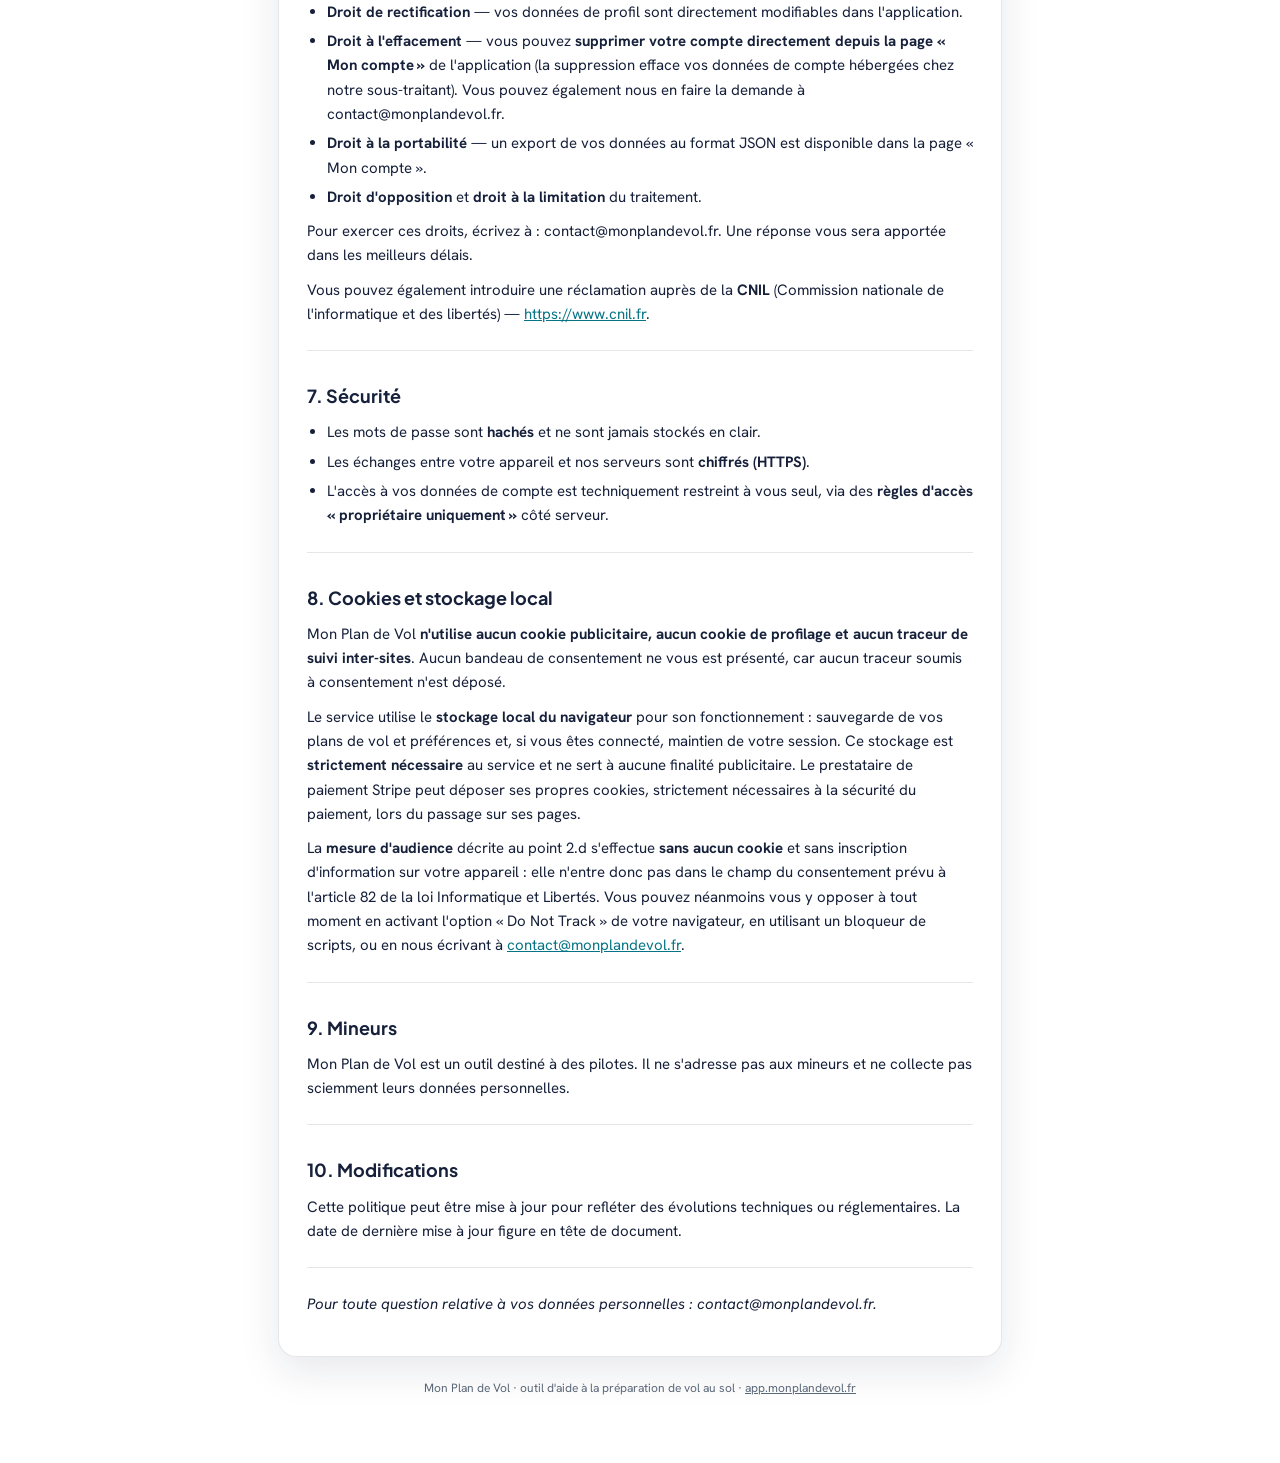
<file: politique.html>
<!DOCTYPE html>
<html lang="fr">
<head>
<meta charset="UTF-8">
<meta name="viewport" content="width=device-width, initial-scale=1.0, viewport-fit=cover">
<meta name="theme-color" content="#eef1f9" media="(prefers-color-scheme: light)">
<meta name="theme-color" content="#0b1326" media="(prefers-color-scheme: dark)">
<meta name="robots" content="noindex">
<title>Politique de confidentialité — Mon Plan de Vol</title>
<link rel="preconnect" href="https://fonts.googleapis.com">
<link rel="preconnect" href="https://fonts.gstatic.com" crossorigin>
<link href="https://fonts.googleapis.com/css2?family=Plus+Jakarta+Sans:wght@600;700;800&family=Hanken+Grotesk:wght@400;500;600;700&display=swap" rel="stylesheet">
<link rel="stylesheet" href="aero-glass-tokens.css">
<script>document.documentElement.setAttribute('data-theme', matchMedia('(prefers-color-scheme: dark)').matches ? 'dark' : 'light');</script>
<style>
  *{box-sizing:border-box;}
  body{margin:0;min-height:100vh;background:linear-gradient(158deg,var(--bg-0),var(--bg-1)) fixed;color:var(--text);font-family:'Hanken Grotesk',system-ui,-apple-system,sans-serif;line-height:1.62;font-size:15px;-webkit-text-size-adjust:100%;}
  .wrap{max-width:760px;margin:0 auto;padding:26px 18px 64px;}
  .back{display:inline-block;margin-bottom:18px;color:var(--accent);text-decoration:none;font-weight:600;font-size:14px;}
  .back:hover{text-decoration:underline;}
  .card{background:var(--ag-card);border:1px solid var(--card-bd);border-radius:18px;padding:30px 28px;backdrop-filter:blur(12px);-webkit-backdrop-filter:blur(12px);box-shadow:0 14px 40px rgba(20,32,60,.10);}
  h1{font-family:'Plus Jakarta Sans',sans-serif;font-weight:800;font-size:26px;line-height:1.2;margin:0 0 6px;color:var(--text);}
  h2{font-family:'Plus Jakarta Sans',sans-serif;font-weight:700;font-size:18px;margin:30px 0 8px;color:var(--text);}
  h3{font-weight:700;font-size:15px;margin:18px 0 6px;color:var(--text);}
  p{margin:10px 0;}
  a{color:var(--accent);}
  strong{color:var(--text);font-weight:700;}
  ul{padding-left:20px;margin:10px 0;}
  li{margin:5px 0;}
  table{width:100%;border-collapse:collapse;margin:14px 0;font-size:14px;}
  th,td{text-align:left;padding:9px 11px;border:1px solid var(--card-bd);vertical-align:top;}
  th{background:var(--accent-soft);color:var(--text);font-weight:600;}
  code{font-family:ui-monospace,SFMono-Regular,Menlo,monospace;background:var(--accent-soft);padding:1px 5px;border-radius:5px;font-size:.9em;}
  hr{border:none;border-top:1px solid var(--card-bd);margin:24px 0;}
  blockquote{margin:14px 0;padding:12px 16px;border-left:3px solid var(--accent-bd);background:var(--accent-soft);border-radius:0 10px 10px 0;color:var(--text-2);}
  footer{margin-top:22px;text-align:center;color:var(--text-3);font-size:12px;}
  footer a{color:var(--text-3);}
</style>
</head>
<body>
<div class="wrap">
  <a class="back" href="./">&larr; Retour &agrave; l'application</a>
  <div class="card">
<h1>Politique de confidentialité — Mon Plan de Vol</h1>
<p><strong>Dernière mise à jour : 30 juillet 2026</strong></p>
<p>Mon Plan de Vol est une application web (PWA) d'aide à la préparation de vol VFR, accessible à l'adresse <a href="https://app.monplandevol.fr">https://app.monplandevol.fr</a>, proposée en offre gratuite (Free) avec un abonnement optionnel (Pro). La présente politique explique quelles données personnelles sont traitées, pourquoi, par qui, et quels sont vos droits.</p>
<hr />
<h2>1. Responsable du traitement</h2>
<p>Le responsable du traitement des données est :</p>
<ul>
<li><strong>Éditeur :</strong> Killian Menard</li>
<li><strong>Contact :</strong> contact@monplandevol.fr</li>
</ul>
<p>Compte tenu de la taille du service, la désignation d'un délégué à la protection des données (DPO) n'est pas obligatoire et n'a pas été effectuée.</p>
<hr />
<h2>2. Quelles données sont collectées ?</h2>
<p>Mon Plan de Vol applique le principe de <strong>minimisation</strong> : seules les données strictement nécessaires au fonctionnement sont traitées.</p>
<h3>a) Données de compte</h3>
<ul>
<li><strong>Adresse email</strong> — sert d'identifiant de connexion.</li>
<li><strong>Mot de passe</strong> — stocké de façon chiffrée (haché) ; <strong>il ne nous est jamais accessible en clair</strong>.</li>
<li><strong>Données de profil et d'usage que vous saisissez</strong> : nom affiché (facultatif), photo de profil (facultative), profils d'aéronefs, historique de vos plans de vol, préférences d'affichage et d'export PDF.</li>
<li><strong>Données techniques de compte</strong> : date de création du compte, date de dernière connexion, statut de vérification de l'adresse email.</li>
</ul>
<h3>b) Données liées à l'abonnement Pro</h3>
<p>Si vous souscrivez à l'offre Pro, le paiement est traité par notre prestataire <strong>Stripe</strong>. Vos données bancaires sont saisies directement sur les pages sécurisées de Stripe et <strong>ne transitent jamais par nos serveurs</strong> ; nous n'y avons pas accès. Nous recevons uniquement les informations nécessaires à la gestion de votre abonnement (statut de l'abonnement, formule choisie, échéances).</p>
<h3>c) Données techniques (tout visiteur)</h3>
<p>Lors de l'accès au site, votre adresse IP et des données techniques (type de navigateur, système d'exploitation) peuvent être journalisées par nos hébergeurs et prestataires techniques afin d'assurer la diffusion et la sécurité du service.</p>
<h3>d) Mesure d'audience</h3>
<p>Nous mesurons la fréquentation de nos pages à l'aide de <strong>Cloudflare Web Analytics</strong>, une solution qui <strong>ne dépose aucun cookie</strong> et n'inscrit aucune information sur votre appareil. Sont recueillies des statistiques agrégées : nombre de pages vues, page consultée, page d'origine, pays, type d'appareil et de navigateur. Ces données <strong>ne permettent pas de vous identifier</strong>, ne sont <strong>ni recoupées avec d'autres traitements ni transmises à des tiers</strong>, et ne permettent aucun suivi de votre navigation sur d'autres sites.</p>
<hr />
<h2>3. Finalités et bases légales</h2>
<table>
<thead>
<tr>
<th>Finalité</th>
<th>Base légale (RGPD)</th>
</tr>
</thead>
<tbody>
<tr>
<td>Créer et gérer votre compte</td>
<td>Exécution du service (art. 6.1.b)</td>
</tr>
<tr>
<td>Synchroniser vos données entre vos appareils</td>
<td>Exécution du service (art. 6.1.b)</td>
</tr>
<tr>
<td>Gérer votre abonnement Pro (paiement, facturation, résiliation)</td>
<td>Exécution du contrat (art. 6.1.b) et obligations légales (art. 6.1.c)</td>
</tr>
<tr>
<td>Vérifier votre email / réinitialiser votre mot de passe</td>
<td>Exécution du service et sécurité (intérêt légitime, art. 6.1.f)</td>
</tr>
<tr>
<td>Assurer le bon fonctionnement et la sécurité technique</td>
<td>Intérêt légitime (art. 6.1.f)</td>
</tr>
<tr>
<td>Mesurer la fréquentation du site (statistiques agrégées, sans cookie)</td>
<td>Intérêt légitime (art. 6.1.f)</td>
</tr>
</tbody>
</table>
<p>Nous <strong>n'utilisons pas</strong> vos données à des fins publicitaires, de profilage commercial ou de revente. <strong>Aucune communication marketing</strong> ne vous est envoyée.</p>
<hr />
<h2>4. Destinataires, sous-traitants et transferts hors UE</h2>
<p>Pour fonctionner, Mon Plan de Vol s'appuie sur des prestataires techniques agissant comme sous-traitants :</p>
<ul>
<li><strong>Google Firebase</strong> (Google Ireland Limited / Google LLC) — authentification et stockage de vos données de compte. Les données sont hébergées dans la <strong>région européenne</strong> de Firebase (europe-west).
  ⚠️ Google étant une société dont la maison-mère est établie aux <strong>États-Unis</strong>, un accès ou un transfert depuis les États-Unis ne peut être totalement exclu. Ces traitements sont encadrés par les <strong>clauses contractuelles types</strong> de la Commission européenne et par la politique de protection des données de Google.</li>
<li><strong>Stripe</strong> (Stripe Payments Europe, Ltd., Irlande — groupe Stripe, Inc., États-Unis) — traitement sécurisé des paiements de l'offre Pro et gestion des abonnements. Voir la <a href="https://stripe.com/fr/privacy" rel="noopener">politique de confidentialité de Stripe</a>.</li>
<li><strong>Cloudflare</strong> (Cloudflare, Inc., États-Unis) — hébergement et diffusion des fichiers de l'application (Cloudflare Pages), ainsi que la mesure d'audience sans cookie (Cloudflare Web Analytics). Voir la <a href="https://www.cloudflare.com/privacypolicy/" rel="noopener">politique de confidentialité de Cloudflare</a>.</li>
<li><strong>Fournisseurs de données aéronautiques et techniques</strong> sollicités lors de votre utilisation (météo, cartographie, imagerie satellite). Ces services reçoivent des <strong>requêtes techniques et votre adresse IP</strong>, mais <strong>jamais vos données de compte</strong> :</li>
<li>aviationweather.gov (NOAA, États-Unis) — observations METAR et prévisions TAF. Ces requêtes transitent par <strong>notre propre relais technique</strong> hébergé chez Cloudflare (metar.monplandevol.fr) : votre adresse IP n'est pas transmise à des intermédiaires tiers. En cas d'indisponibilité de ce relais, des relais publics tiers peuvent être sollicités <strong>à titre de secours uniquement</strong>, afin que l'information météorologique reste accessible ;</li>
<li>MET Norway — Institut météorologique norvégien (Norvège) — prévisions de la carte météo France, également servies par <strong>notre propre relais technique</strong> hébergé chez Cloudflare (meteo.monplandevol.fr) ;</li>
<li>OpenAIP (Allemagne) ;</li>
<li>NASA GIBS (États-Unis).</li>
</ul>
<p>Nous <strong>ne vendons ni ne louons</strong> vos données à des tiers.</p>
<hr />
<h2>5. Durées de conservation</h2>
<ul>
<li><strong>Données de compte :</strong> conservées tant que votre compte est actif. Elles sont <strong>supprimées lorsque vous supprimez votre compte</strong>.</li>
<li><strong>Données de facturation :</strong> conservées par Stripe et par l'Éditeur pendant les durées imposées par les obligations comptables et fiscales légales.</li>
<li><strong>Données stockées localement :</strong> conservées sur votre appareil jusqu'à ce que vous les effaciez (vidage du stockage de votre navigateur).</li>
<li><strong>Statistiques de fréquentation :</strong> conservées <strong>30 jours</strong> sous forme agrégée par Cloudflare Web Analytics.</li>
</ul>
<hr />
<h2>6. Vos droits</h2>
<p>Conformément au RGPD, vous disposez des droits suivants :</p>
<ul>
<li><strong>Droit d'accès</strong> à vos données.</li>
<li><strong>Droit de rectification</strong> — vos données de profil sont directement modifiables dans l'application.</li>
<li><strong>Droit à l'effacement</strong> — vous pouvez <strong>supprimer votre compte directement depuis la page « Mon compte »</strong> de l'application (la suppression efface vos données de compte hébergées chez notre sous-traitant). Vous pouvez également nous en faire la demande à contact@monplandevol.fr.</li>
<li><strong>Droit à la portabilité</strong> — un export de vos données au format JSON est disponible dans la page « Mon compte ».</li>
<li><strong>Droit d'opposition</strong> et <strong>droit à la limitation</strong> du traitement.</li>
</ul>
<p>Pour exercer ces droits, écrivez à : contact@monplandevol.fr. Une réponse vous sera apportée dans les meilleurs délais.</p>
<p>Vous pouvez également introduire une réclamation auprès de la <strong>CNIL</strong> (Commission nationale de l'informatique et des libertés) — <a href="https://www.cnil.fr">https://www.cnil.fr</a>.</p>
<hr />
<h2>7. Sécurité</h2>
<ul>
<li>Les mots de passe sont <strong>hachés</strong> et ne sont jamais stockés en clair.</li>
<li>Les échanges entre votre appareil et nos serveurs sont <strong>chiffrés (HTTPS)</strong>.</li>
<li>L'accès à vos données de compte est techniquement restreint à vous seul, via des <strong>règles d'accès « propriétaire uniquement »</strong> côté serveur.</li>
</ul>
<hr />
<h2>8. Cookies et stockage local</h2>
<p>Mon Plan de Vol <strong>n'utilise aucun cookie publicitaire, aucun cookie de profilage et aucun traceur de suivi inter-sites</strong>. Aucun bandeau de consentement ne vous est présenté, car aucun traceur soumis à consentement n'est déposé.</p>
<p>Le service utilise le <strong>stockage local du navigateur</strong> pour son fonctionnement : sauvegarde de vos plans de vol et préférences et, si vous êtes connecté, maintien de votre session. Ce stockage est <strong>strictement nécessaire</strong> au service et ne sert à aucune finalité publicitaire. Le prestataire de paiement Stripe peut déposer ses propres cookies, strictement nécessaires à la sécurité du paiement, lors du passage sur ses pages.</p>
<p>La <strong>mesure d'audience</strong> décrite au point 2.d s'effectue <strong>sans aucun cookie</strong> et sans inscription d'information sur votre appareil : elle n'entre donc pas dans le champ du consentement prévu à l'article 82 de la loi Informatique et Libertés. Vous pouvez néanmoins vous y opposer à tout moment en activant l'option « Do Not Track » de votre navigateur, en utilisant un bloqueur de scripts, ou en nous écrivant à <a href="mailto:contact@monplandevol.fr">contact@monplandevol.fr</a>.</p>
<hr />
<h2>9. Mineurs</h2>
<p>Mon Plan de Vol est un outil destiné à des pilotes. Il ne s'adresse pas aux mineurs et ne collecte pas sciemment leurs données personnelles.</p>
<hr />
<h2>10. Modifications</h2>
<p>Cette politique peut être mise à jour pour refléter des évolutions techniques ou réglementaires. La date de dernière mise à jour figure en tête de document.</p>
<hr />
<p><em>Pour toute question relative à vos données personnelles : contact@monplandevol.fr.</em></p>
  </div>
  <footer>Mon Plan de Vol &middot; outil d'aide &agrave; la pr&eacute;paration de vol au sol &middot; <a href="./">app.monplandevol.fr</a></footer>
</div>
<script>
// Fil d'ariane : arrivée depuis le site vitrine (…?from=site) → le lien de retour
// ramène au site, et les liens entre pages légales propagent le contexte.
(function(){
  try {
    if (new URLSearchParams(location.search).get('from') !== 'site') return;
    document.querySelectorAll('a.back').forEach(function(a){ a.textContent = '← Retour au site'; a.setAttribute('href', 'https://monplandevol.fr'); });
    document.querySelectorAll('a[href="cgu.html"], a[href="politique.html"], a[href="mentions.html"]').forEach(function(a){
      a.setAttribute('href', a.getAttribute('href') + '?from=site');
    });
  } catch(e){}
})();
</script>
</body>
</html>
</file>
<file: aero-glass-tokens.css>
/* ============================================================================
   AERO GLASS — Design tokens VERROUILLÉS (AutogyroDash)
   Version 1.0 · 08/06/2026 · intégré en Lot A (v0.7.0)
   ----------------------------------------------------------------------------
   Source de vérité unique du nouveau thème. Tailwind reste utilisable pour le
   LAYOUT ; ces variables/classes pilotent COULEURS + EFFET VERRE.

   RÈGLE INVIOLABLE RESPECTÉE : entre jour et nuit, SEULES les variables de
   COULEUR changent (bloc html[data-theme]). La structure (flou, arrondis,
   espacements, tailles) est commune → aucun déplacement d'élément.

   Bascule thème : document.documentElement.setAttribute('data-theme','light'|'dark')
   (posée en parallèle de la classe .dark existante — voir applyTheme dans index.html).

   ⚠️ DÉ-CONFLITS LOT A (valeurs inchangées) :
   L'app utilisait déjà `.card` (cartes blanches opaques, 31 usages) et la variable
   `--card`. Pour ne pas écraser l'existant tant que la migration verre n'est pas
   faite (Lot B/C), la recette verre de carte est renommée `.ag-card` / `--ag-card`.
   Toutes les autres primitives (.glass, .inlay, .ag-*) sont sans collision.
   La règle base `body{}` est gérée dans index.html (fond atmosphérique via pseudo-
   élément, placement éprouvé anti sticky/fixed).
   ============================================================================ */

:root{
  /* --- STRUCTURE (NE CHANGE PAS entre thèmes) --- */
  --blur-p: 28px;          /* panneaux (desktop) */
  --blur-c: 24px;          /* cartes internes (desktop) */
  --r-xl: 24px;            /* panneaux principaux */
  --r-lg: 16px;            /* cartes / boutons larges */
  --r-md: 12px;            /* champs, petits blocs */
  --r-pill: 999px;         /* chips, pilules */
  --col-gap: 22px;
  --pad: 20px;
  --maxw: 1320px;          /* largeur max dashboard desktop */
  --ease: cubic-bezier(.4,0,.2,1);
  --t-theme: .5s;          /* durée transition de thème */

  /* polices */
  --font-display: 'Plus Jakarta Sans', system-ui, sans-serif;  /* titres */
  --font-body: 'Hanken Grotesk', system-ui, sans-serif;        /* corps */
  --font-mono: 'Geist', ui-monospace, monospace;               /* data / labels */
}

/* ===================== NUIT — « AeroPlan » (marine + cyan/violet) ===================== */
html[data-theme="dark"]{
  --bg-0:#0b1326; --bg-1:#131b2e;
  --glow-a: rgba(0,219,231,.14);  --glow-a-xy:78% 6%;   /* cyan haut-droite */
  --glow-b: rgba(112,0,255,.13);  --glow-b-xy:8% 94%;   /* violet bas-gauche */
  --panel: rgba(255,255,255,.07); --panel-bd: rgba(255,255,255,.11);
  --ag-card:  rgba(255,255,255,.12); --card-bd:  rgba(255,255,255,.16);
  --inlay: rgba(255,255,255,.04); --inlay-bd: rgba(255,255,255,.07);
  --text:#dae2fd; --text-2:#b9cacb; --text-3:#849495;
  --accent:#00dbe7; --accent-2:#74f5ff; --accent-ink:#002022;
  --accent-soft: rgba(0,219,231,.15); --accent-bd: rgba(0,219,231,.34);
  --violet:#d1bcff; --violet-soft: rgba(170,120,255,.18); --violet-ink:#1a0b3d;
  --amber:#ffce6b;  --amber-soft: rgba(255,206,107,.16); --amber-ink:#3a2a00;
  --good:#3fe0c0;  --danger:#ffb4ab;
  --shadow: rgba(0,0,0,.5); --hi: rgba(255,255,255,.15);
  --map-0:#0e1830; --map-1:#15233f;
}

/* ===================== JOUR — « AeroFlight » (verre chaud iridescent) ===================== */
html[data-theme="light"]{
  --bg-0:#eef1f9; --bg-1:#e6ebf4;
  --glow-a: rgba(255,168,120,.34); --glow-a-xy:82% 88%;  /* peach sunset bas-droite */
  --glow-b: rgba(120,150,255,.24); --glow-b-xy:6% 6%;    /* periwinkle haut-gauche */
  --panel: rgba(255,255,255,.55); --panel-bd: rgba(255,255,255,.85);
  --ag-card:  rgba(255,255,255,.38); --card-bd:  rgba(20,32,60,.11);
  --inlay: rgba(255,255,255,.5);  --inlay-bd: rgba(20,32,60,.06);
  --text:#16203a; --text-2:#44546d; --text-3:#5D6A7A;
  --accent:#067484; --accent-2:#087E90; --accent-ink:#ffffff;   /* cyan assombri — AA sur clair (v2.15) */
  --accent-soft: rgba(6,116,132,.12); --accent-bd: rgba(6,116,132,.3);
  --violet:#6d3df0; --violet-soft: rgba(109,61,240,.12); --violet-ink:#ffffff;
  --amber:#8C6016;  --amber-soft: rgba(140,96,22,.14); --amber-ink:#ffffff;
  --good:#087866;  --danger:#BA3F38;
  --shadow: rgba(40,55,95,.18); --hi: rgba(255,255,255,.9);
  --map-0:#cfd9ec; --map-1:#dccabe;
}

/* ===================== SURFACES VERRE ===================== */
.glass{
  background:var(--panel);
  -webkit-backdrop-filter:blur(var(--blur-p)) saturate(150%); backdrop-filter:blur(var(--blur-p)) saturate(150%);
  border:1px solid var(--panel-bd); border-radius:var(--r-xl);
  box-shadow: inset 0 1px 0 var(--hi), 0 14px 40px var(--shadow);
  transition: background-color var(--t-theme) var(--ease), border-color var(--t-theme) var(--ease), box-shadow .3s var(--ease), transform .3s var(--ease);
}
.ag-card{
  background:var(--ag-card);
  -webkit-backdrop-filter:blur(var(--blur-c)) saturate(140%); backdrop-filter:blur(var(--blur-c)) saturate(140%);
  border:1px solid var(--card-bd); border-radius:var(--r-lg);
  transition: background-color var(--t-theme) var(--ease), border-color var(--t-theme) var(--ease), transform .3s var(--ease);
}
.inlay{ background:var(--inlay); border:1px solid var(--inlay-bd); border-radius:var(--r-md); }
.glow:hover{ border-color:var(--accent-bd); box-shadow: inset 0 1px 0 var(--hi), 0 0 22px var(--accent-soft), 0 14px 40px var(--shadow); }

/* fond atmosphérique (recette de référence — en Lot A le fond est posé via html::before dans index.html) */
.ag-bg{
  position:fixed; inset:0; z-index:-2;
  background:
    radial-gradient(900px 600px at var(--glow-a-xy), var(--glow-a), transparent 58%),
    radial-gradient(820px 640px at var(--glow-b-xy), var(--glow-b), transparent 60%),
    linear-gradient(158deg, var(--bg-0), var(--bg-1));
  transition: background var(--t-theme) var(--ease);
}

/* ===================== TYPOGRAPHIE ===================== */
.ag-display{ font-family:var(--font-display); font-weight:800; letter-spacing:-.02em; }
.ag-title{   font-family:var(--font-display); font-weight:700; letter-spacing:-.01em; }
.ag-caps{    font-family:var(--font-mono); font-weight:600; text-transform:uppercase; letter-spacing:.11em; font-size:10.5px; }
.ag-mono{    font-family:var(--font-mono); font-weight:500; letter-spacing:-.01em; }
.ag-muted{ color:var(--text-2); } .ag-dim{ color:var(--text-3); } .ag-acc{ color:var(--accent); }

/* ===================== CHIPS / BADGES / PASTILLES ZONES ===================== */
.ag-chip{ display:inline-flex; align-items:center; gap:6px; padding:5px 11px; border-radius:var(--r-pill);
  background:var(--accent-soft); border:1px solid var(--accent-bd); color:var(--accent);
  font-family:var(--font-mono); font-weight:600; font-size:10.5px; text-transform:uppercase; letter-spacing:.08em; }
.ag-dot{ width:7px; height:7px; border-radius:50%; } .ag-pulse{ animation:ag-pulse 2s infinite; }
.ag-vfr{ color:var(--good); } .ag-vfr .ag-dot{ background:var(--good); }
.ag-old{ color:var(--amber); } .ag-old .ag-dot{ background:var(--amber); }
/* pastilles classes d'espace (carré + lettre) — conserve ta sémantique OACI */
.ag-pastille{ width:26px; height:26px; border-radius:7px; display:grid; place-items:center; flex-shrink:0;
  font-family:var(--font-display); font-weight:800; font-size:13px; }
.ag-p-d{ background:var(--accent); color:var(--accent-ink); }   /* classe D */
.ag-p-e{ background:var(--violet); color:var(--violet-ink); }   /* classe E */
.ag-p-r{ background:var(--amber); color:var(--amber-ink); }     /* R / restreint */

/* ===================== BOUTONS ===================== */
.ag-btn{ padding:11px; border-radius:var(--r-md); cursor:pointer; border:1px solid var(--accent-bd);
  background:var(--accent-soft); color:var(--accent); font-family:var(--font-mono); font-weight:600;
  font-size:10.5px; text-transform:uppercase; letter-spacing:.09em; display:flex; align-items:center; justify-content:center; gap:7px; transition:.2s; }
.ag-btn:hover{ box-shadow:0 0 16px var(--accent-soft); } .ag-btn:active{ transform:scale(.97); }
/* bouton primaire (ex : Export PDF) — léger « breathing glow » */
.ag-btn-primary{ border:none; background:linear-gradient(135deg,var(--accent),var(--accent-2)); color:var(--accent-ink);
  box-shadow:0 8px 24px var(--accent-soft); animation:ag-breath 3.4s var(--ease) infinite; }
.ag-btn-primary:hover{ transform:translateY(-1px); } .ag-btn-primary:active{ transform:scale(.98); }

/* ===================== TIMELINE WAYPOINTS ===================== */
.ag-timeline{ position:relative; padding-left:26px; display:flex; flex-direction:column; gap:11px; }
.ag-timeline .ag-spine{ position:absolute; left:8px; top:8px; bottom:8px; width:2px; opacity:.55; border-radius:2px;
  background:linear-gradient(var(--accent), var(--accent) 30%, var(--violet)); }
.ag-wp{ position:relative; display:flex; align-items:center; justify-content:space-between; padding:11px 13px; }
.ag-wp .ag-pin{ position:absolute; width:11px; height:11px; border-radius:50%; }
.ag-wp .ag-pin.dep{ left:-22px; background:var(--accent); box-shadow:0 0 0 4px var(--accent-soft); }
.ag-wp .ag-pin.arr{ left:-22px; background:var(--violet); box-shadow:0 0 0 4px var(--violet-soft); }
.ag-wp .ag-pin.mid{ left:-20.5px; width:8px; height:8px; background:var(--text-3); }

/* ===================== JAUGE (carburant / autonomie) ===================== */
/* SVG : 2 cercles r=42, stroke-dasharray=264 ; dashoffset = 264*(1 - pct) */
.ag-gauge{ position:relative; width:96px; height:96px; }
.ag-gauge .track{ fill:none; stroke:var(--inlay-bd); stroke-width:6; }
.ag-gauge .val{ fill:none; stroke:var(--accent); stroke-width:6; stroke-linecap:round; }

/* ===================== ANIMATIONS ===================== */
@keyframes ag-pulse{ 0%,100%{opacity:1} 50%{opacity:.35} }
@keyframes ag-breath{ 0%,100%{box-shadow:0 8px 22px var(--accent-soft)} 50%{box-shadow:0 8px 30px var(--accent-soft),0 0 18px var(--accent-soft)} }
@keyframes ag-fadeUp{ from{opacity:0; transform:translateY(14px)} to{opacity:1; transform:translateY(0)} }
.ag-reveal{ opacity:0; animation:ag-fadeUp .6s var(--ease) forwards; animation-delay:var(--d,0ms); }

/* ===================== RESPONSIVE — flou réduit sur mobile (perf GPU) ===================== */
@media (max-width:640px){
  :root{ --blur-p:16px; --blur-c:12px; --col-gap:14px; --pad:16px; }
}
@media (prefers-reduced-motion:reduce){
  .ag-reveal,.ag-pulse,.ag-btn-primary{ animation:none; opacity:1; }
}

/* ============================================================================
   ⚠️ NE PAS appliquer .glass / backdrop-filter au-dessus de la carte Leaflet
   VIVANTE (recompositing = saccades). La carte garde son rendu ; seuls les
   CONTRÔLES flottants (zoom/calques) et le cadre sont en verre.
   ⚠️ Le PDF (html2canvas) NE rend PAS backdrop-filter → le PDF garde son
   style « impression » découplé (withLightTheme), il n'utilise PAS ces classes.
   ============================================================================ */

/* ===================== FOCUS CLAVIER (v2.16) =====================
   Aucun indicateur de focus n'etait defini : on dependait du defaut
   navigateur, que le preflight Tailwind neutralise. :where() garde une
   specificite nulle -> n'ecrase aucun style existant.
   .map-search-input porte un `outline:none` explicite (specificite 0,1,0),
   d'ou la regle dediee qui la recouvre.
   ================================================================= */
:where(a, button, input, select, textarea, summary, [tabindex]):focus-visible{
  outline: 2px solid var(--accent);
  outline-offset: 2px;
}
.map-search-input:focus-visible{
  outline: 2px solid var(--accent);
  outline-offset: -2px;
}

/* ============ FOND CARTE DE FRANCE — ECRAN DE CONNEXION (v2.17) ============
   Le SVG #ag-eu est repris tel quel de la vitrine (monplandevol-site). Il est
   entierement pilote par --accent et --text-3 : il prend donc les couleurs de
   l'app dans les deux themes, sans adaptation.
   BUT : le fond de app.monplandevol.fr/connexion doit etre le meme que celui
   de la vitrine, pour que l'oeil ne voie pas la coupure entre les deux pages.
   ⚠️ Une transition reelle est IMPOSSIBLE : monplandevol.fr et
   app.monplandevol.fr sont deux origines distinctes, et l'API View Transitions
   inter-documents exige la meme origine. On cree la continuite, on ne l'anime pas.
   =========================================================================== */
#auth-gate{ overflow-x: hidden; }
#auth-gate #ag-eu{
  position: absolute; z-index: 0; pointer-events: none;
  top: 50%; left: 50%; transform: translate(-50%, -50%);
  width: min(1080px, 150vw); height: auto;
  -webkit-mask-image: radial-gradient(ellipse 62% 58% at 50% 50%, #000 40%, transparent 76%);
          mask-image: radial-gradient(ellipse 62% 58% at 50% 50%, #000 40%, transparent 76%);
}
#auth-gate #ag-eu .nb path{ fill: var(--text-3); opacity: .15; stroke: var(--text-3); stroke-width: .8; }
#auth-gate #ag-eu .fr path{ fill: var(--accent); opacity: .24; stroke: var(--accent); stroke-width: 1.6; stroke-linejoin: round; }
#auth-gate #ag-eu .rt path{ fill: none; stroke: var(--accent); stroke-width: 1.3; stroke-dasharray: 5 6; opacity: .55; }
#auth-gate #ag-eu .ad circle{ fill: var(--accent); opacity: .70; }
#auth-gate #ag-eu .fl path{ fill: var(--accent); stroke: none; opacity: .88; }

@media (max-width: 768px){
  #auth-gate #ag-eu{ width: 190vw; }
  #auth-gate #ag-eu .fl path{ transform: scale(1.3); }
}
/* Meme arbitrage que la vitrine : les routes restent, le trafic s'arrete. */
@media (prefers-reduced-motion: reduce){
  #auth-gate #ag-eu .fl{ display: none; }
}

/* Marque de l'ecran de connexion : SVG avion identique a la vitrine.
   Remplace l'emoji helicoptere (rendu variable selon l'OS, et mauvais appareil). */
.ag-gate-mark-wrap{ line-height: 0; }
.ag-gate-mark{
  width: 34px; height: 34px;
  color: var(--accent);
  display: inline-block; vertical-align: middle;
}

/* ============ ECRAN DE CONNEXION — VERRE + PILULE (v2.18) ============
   1. La carte de connexion passe en verre (.glass), comme la pilule de nav.
   2. Le fond carte perd 10 % d'opacite.
   3. Le bandeau devient une pilule placee SOUS la carte, par `order` flex :
      aucun deplacement dans le DOM, donc aucun risque sur l'equilibre des div.
   Ordre visuel : marque (0) · carte (1) · pilule (2) · mentions CGU (3).
   ====================================================================== */
#auth-gate-wrap{ display: flex; flex-direction: column; }
#auth-gate-wrap > .card{ order: 1; }
#auth-gate-banner{ order: 2; }
#auth-gate-wrap > p:last-child{ order: 3; }

/* 1 — carte de connexion en verre */
#auth-gate .card{
  /* ⚠️ v2.19 — LE !important N'EST PAS DECORATIF, NE PAS LE RETIRER.
     extensions.js injecte son <style> APRES ce fichier et pose :
       html:not(.dark) .card { background-color:#ffffff !important; }
       html.dark        .card { background-color:#162647 !important;
                                border:1px solid #243B6B !important;
                                box-shadow:... !important; color:#E8EBF2; }
     Un !important bat toujours une declaration normale, quelle que soit la
     specificite : sans lui, la carte redevient opaque ~2,5 s apres le rendu.
     Ici #auth-gate .card (1,1,0) bat html.dark .card (0,2,1) a !important egal.
     Meme piege qu'en v2.09.2 (cf. commentaire index.html L550). */
  background: var(--panel) !important;
  background-color: var(--panel) !important;
  -webkit-backdrop-filter: blur(var(--blur-p)) saturate(150%) !important;
          backdrop-filter: blur(var(--blur-p)) saturate(150%) !important;
  border: 1px solid var(--panel-bd) !important;
  border-radius: var(--r-xl) !important;
  box-shadow: inset 0 1px 0 var(--hi), 0 18px 44px var(--shadow) !important;
  color: var(--text) !important;
}

/* 2 — fond carte de France : -10 % */
#auth-gate #ag-eu{ opacity: .9; }

/* 3 — bandeau en pilule sous la carte */
#auth-gate-banner{
  align-self: center;
  max-width: 100%;
  margin: 16px 0 0;
  padding: 9px 18px;
  border-radius: var(--r-pill);
  background: var(--panel);
  -webkit-backdrop-filter: blur(var(--blur-p)) saturate(150%);
          backdrop-filter: blur(var(--blur-p)) saturate(150%);
  border: 1px solid var(--panel-bd);
  box-shadow: inset 0 1px 0 var(--hi), 0 6px 18px var(--shadow);
  font-size: 13px;
  line-height: 1.45;
  text-align: center;
  color: var(--text-2);
}
#auth-gate-banner:empty{ display: none; }
</file>
